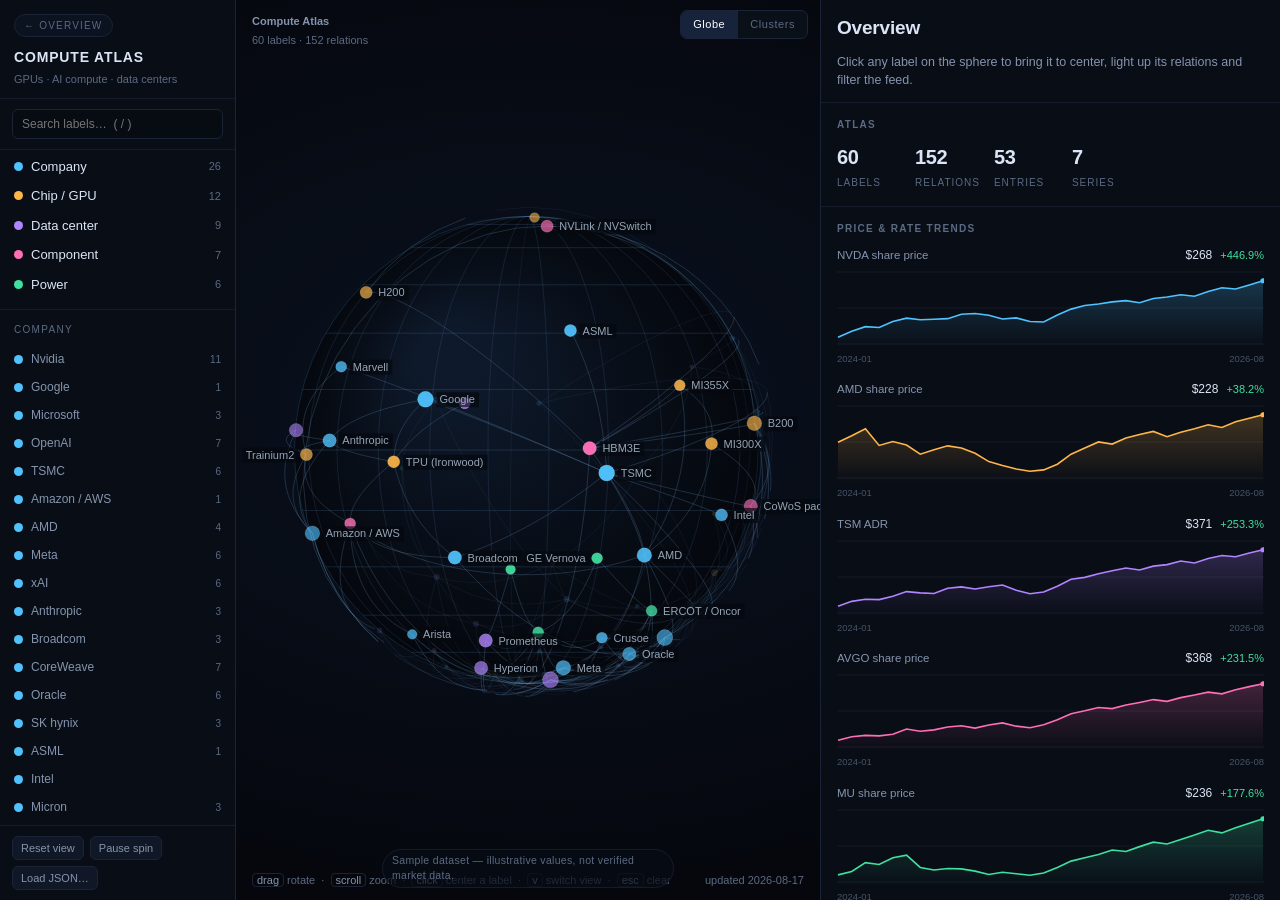
<file: references/index.html>
<!doctype html>
<html lang="en">
<head>
<meta charset="utf-8" />
<meta name="viewport" content="width=device-width, initial-scale=1" />
<title>Compute Atlas — GPUs, AI compute & data centers</title>
<style>
  :root{
    --bg:#05070d;
    --bg-panel:#090d16;
    --bg-raised:#0e1420;
    --line:#1b2436;
    --line-soft:#141c2b;
    --text:#dce5f5;
    --text-dim:#8494ad;
    --text-faint:#5b6a83;
    --accent:#4fc3ff;
  }
  *{box-sizing:border-box}
  html,body{height:100%;margin:0}
  body{
    background:var(--bg);
    color:var(--text);
    font:13px/1.5 -apple-system,BlinkMacSystemFont,"Segoe UI",Inter,Roboto,Helvetica,Arial,sans-serif;
    overflow:hidden;
    -webkit-font-smoothing:antialiased;
  }
  ::-webkit-scrollbar{width:9px;height:9px}
  ::-webkit-scrollbar-thumb{background:#1d2739;border-radius:9px}
  ::-webkit-scrollbar-thumb:hover{background:#2a3752}
  ::-webkit-scrollbar-track{background:transparent}

  #app{display:grid;grid-template-columns:236px minmax(0,1fr) 460px;height:100%}
  aside{background:var(--bg-panel);display:flex;flex-direction:column;min-height:0}
  #left{border-right:1px solid var(--line)}
  #right{border-left:1px solid var(--line)}
  .pane-scroll{overflow-y:auto;overflow-x:hidden;flex:1;min-height:0}

  /* ---------- left ---------- */
  .brand{padding:14px 14px 10px;border-bottom:1px solid var(--line-soft)}
  .back-link{
    display:inline-flex;align-items:center;gap:6px;margin-bottom:10px;padding:3px 9px;border-radius:20px;
    border:1px solid var(--line);background:#0b1220;color:var(--text-faint);
    font-size:10px;letter-spacing:.12em;text-transform:uppercase;text-decoration:none
  }
  .back-link:hover{color:var(--accent);border-color:#2f4a6d}
  .brand h1{margin:0;font-size:14px;letter-spacing:.06em;text-transform:uppercase}
  .brand p{margin:3px 0 0;font-size:11px;color:var(--text-faint)}
  .search-wrap{padding:10px 12px;border-bottom:1px solid var(--line-soft)}
  input[type=search]{
    width:100%;padding:7px 9px;border-radius:6px;border:1px solid var(--line);
    background:#070b12;color:var(--text);font-size:12px;outline:none
  }
  input[type=search]:focus{border-color:#2f4a6d}
  .sec-title{
    padding:12px 14px 6px;font-size:10px;letter-spacing:.13em;text-transform:uppercase;color:var(--text-faint)
  }
  .legend{padding:2px 8px 10px;border-bottom:1px solid var(--line-soft)}
  .legend-row{
    display:flex;align-items:center;gap:8px;padding:5px 6px;border-radius:6px;cursor:pointer;user-select:none
  }
  .legend-row:hover{background:#111827}
  .legend-row.off{opacity:.34}
  .swatch{width:9px;height:9px;border-radius:50%;flex:none}
  .legend-row span.n{margin-left:auto;color:var(--text-faint);font-size:11px;font-variant-numeric:tabular-nums}
  .node-group{padding:2px 8px 8px}
  .conn-box{padding:0 10px 12px;border-bottom:1px solid var(--line-soft);background:#0a1018}
  .conn-head{
    display:flex;align-items:baseline;gap:6px;padding:12px 4px 8px;
    font-size:10px;letter-spacing:.13em;text-transform:uppercase;color:var(--text-faint)
  }
  .conn-head b{color:var(--text);letter-spacing:.02em;text-transform:none;font-size:12px}
  .link-btn{
    margin-left:auto;background:none;border:0;color:#4e6480;font:inherit;font-size:10px;
    letter-spacing:.08em;cursor:pointer;padding:0
  }
  .link-btn:hover{color:var(--accent)}
  .node-btn{
    width:100%;display:flex;align-items:center;gap:8px;padding:5px 6px;border-radius:6px;
    background:none;border:0;color:var(--text-dim);font:inherit;font-size:12px;text-align:left;cursor:pointer
  }
  .node-btn:hover{background:#111827;color:var(--text)}
  .node-btn.active{background:#152033;color:#fff}
  .node-btn .cnt{margin-left:auto;font-size:10px;color:var(--text-faint);font-variant-numeric:tabular-nums}
  .foot{padding:10px 12px;border-top:1px solid var(--line-soft);display:flex;gap:6px;flex-wrap:wrap}
  .mini-btn{
    background:#101827;border:1px solid var(--line);color:var(--text-dim);border-radius:6px;
    padding:5px 8px;font-size:11px;cursor:pointer
  }
  .mini-btn:hover{border-color:#2f4a6d;color:var(--text)}

  /* ---------- stage ---------- */
  #stage{position:relative;min-width:0;overflow:hidden;background:
     radial-gradient(1200px 800px at 50% 45%, #0a1220 0%, #05070d 62%)}
  canvas{display:block;width:100%;height:100%;cursor:grab}
  canvas.dragging{cursor:grabbing}
  .hud{position:absolute;pointer-events:none;color:var(--text-faint);font-size:11px}
  #hud-top{top:12px;left:16px;line-height:1.7}
  #hud-top b{color:var(--text-dim);font-weight:600}
  #hud-bottom{bottom:12px;left:16px}
  #hud-right{bottom:12px;right:16px;text-align:right}
  .kbd{border:1px solid var(--line);border-radius:4px;padding:0 4px;color:var(--text-dim)}
  #stage-controls{position:absolute;top:10px;right:12px;display:flex;gap:6px}
  .seg{display:flex;background:#0a1018;border:1px solid var(--line);border-radius:7px;overflow:hidden}
  .seg button{
    background:none;border:0;color:var(--text-faint);font:inherit;font-size:11px;letter-spacing:.05em;
    padding:5px 12px;cursor:pointer
  }
  .seg button + button{border-left:1px solid var(--line)}
  .seg button:hover{color:var(--text)}
  .seg button.on{background:#16233a;color:#fff}
  #banner{
    position:absolute;left:50%;transform:translateX(-50%);bottom:12px;
    font-size:10.5px;color:#5b6a83;background:rgba(8,12,20,.7);border:1px solid var(--line-soft);
    padding:3px 9px;border-radius:20px;pointer-events:none;letter-spacing:.03em
  }

  /* ---------- right ---------- */
  .detail-head{padding:14px 16px 12px;border-bottom:1px solid var(--line-soft)}
  .detail-head h2{margin:0;font-size:19px;letter-spacing:-.01em}
  .badge{
    display:inline-block;font-size:10px;letter-spacing:.09em;text-transform:uppercase;
    padding:2px 7px;border-radius:20px;border:1px solid;margin-top:8px
  }
  .summary{margin:10px 0 0;color:var(--text-dim);font-size:12.5px}
  .metrics{display:grid;grid-template-columns:1fr 1fr;gap:1px;background:var(--line-soft);border:1px solid var(--line-soft);border-radius:8px;overflow:hidden;margin-top:12px}
  .metrics div{background:var(--bg-raised);padding:7px 9px}
  .metrics k{display:block;font-size:9.5px;letter-spacing:.1em;text-transform:uppercase;color:var(--text-faint)}
  .metrics v{display:block;font-size:12px;color:var(--text)}
  .block{padding:14px 16px;border-bottom:1px solid var(--line-soft)}
  .block > h3{
    margin:0 0 10px;font-size:10px;letter-spacing:.13em;text-transform:uppercase;color:var(--text-faint);
    display:flex;align-items:center;gap:8px
  }
  .block > h3 em{font-style:normal;color:#3f4c62;margin-left:auto;font-size:10px}
  .chart{margin-bottom:14px}
  .chart:last-child{margin-bottom:0}
  .chart-head{display:flex;align-items:baseline;gap:8px;margin-bottom:2px}
  .chart-head .lbl{font-size:11.5px;color:var(--text-dim)}
  .chart-head .val{margin-left:auto;font-size:12px;font-variant-numeric:tabular-nums}
  .chart-head .chg{font-size:11px;font-variant-numeric:tabular-nums}
  .up{color:#3fe0a0}.down{color:#ff6b7d}
  .chart canvas{width:100%;height:84px;display:block}
  .chart .axis{display:flex;justify-content:space-between;font-size:9.5px;color:#465469;margin-top:2px}
  .chips{display:flex;flex-wrap:wrap;gap:5px}
  .chip{
    display:inline-flex;align-items:center;gap:5px;padding:3px 8px;border-radius:20px;
    border:1px solid var(--line);background:#0b1220;color:var(--text-dim);font-size:11px;cursor:pointer
  }
  .chip:hover{color:#fff;border-color:#2f4a6d}
  .chip .dot{width:6px;height:6px;border-radius:50%}
  .rel-group{margin-bottom:9px}
  .rel-group:last-child{margin-bottom:0}
  .rel-label{font-size:10.5px;color:#4e5c73;margin-bottom:4px;font-style:italic}
  .kind-filter{display:flex;gap:4px;flex-wrap:wrap;margin-bottom:10px}
  .kind-filter button{
    background:#0b1220;border:1px solid var(--line);color:var(--text-faint);border-radius:20px;
    padding:2px 9px;font-size:10.5px;cursor:pointer;letter-spacing:.04em
  }
  .kind-filter button.on{color:var(--text);border-color:#33506f;background:#122033}
  .item{padding:10px 8px;margin:0 -8px;border-bottom:1px solid var(--line-soft);cursor:pointer;border-radius:6px}
  .item:last-child{border-bottom:0}
  .item:hover{background:#0d1421}
  .item.open{background:#0c1320;border-bottom-color:transparent;box-shadow:inset 0 0 0 1px var(--line-soft)}
  .item-text.clamp{display:-webkit-box;-webkit-line-clamp:2;-webkit-box-orient:vertical;overflow:hidden}
  .item-body{margin-top:8px;border-top:1px solid var(--line-soft);padding-top:8px}
  .item-body p{margin:0 0 8px;font-size:12.5px;color:#b9c8de}
  .item-body p:last-child{margin-bottom:0}
  .more{
    display:inline-block;margin-top:6px;font-size:10.5px;letter-spacing:.06em;color:#5f83ad
  }
  .item:hover .more{color:var(--accent)}
  .src-link{display:inline-block;margin-top:8px;font-size:11px;color:var(--accent);text-decoration:none}
  .src-link:hover{text-decoration:underline}
  .item-meta{display:flex;align-items:center;gap:7px;font-size:10.5px;color:var(--text-faint);margin-bottom:3px}
  .kind{padding:1px 6px;border-radius:4px;font-size:9.5px;letter-spacing:.08em;text-transform:uppercase}
  .k-tweet{background:#12283d;color:#67c2ff}
  .k-news{background:#20263d;color:#9aa6ff}
  .k-filing{background:#2a2436;color:#c79bff}
  .k-data{background:#12312a;color:#4fe0a5}
  .k-note{background:#33291a;color:#ffb648}
  .item-title{font-size:12.5px;color:var(--text);margin:0 0 2px;font-weight:600}
  .item-text{margin:0;font-size:12px;color:var(--text-dim)}
  .item-tags{display:flex;flex-wrap:wrap;gap:4px;margin-top:6px}
  .tag{
    font-size:10px;padding:1px 6px;border-radius:4px;background:#0d1421;border:1px solid var(--line-soft);
    color:var(--text-faint);cursor:pointer
  }
  .tag:hover{color:#fff}
  .empty{color:var(--text-faint);font-size:12px;font-style:italic}
  .stat-row{display:flex;gap:14px;flex-wrap:wrap}
  .stat{min-width:64px}
  .stat b{display:block;font-size:20px;font-weight:600;font-variant-numeric:tabular-nums;letter-spacing:-.02em}
  .stat span{font-size:10px;letter-spacing:.1em;text-transform:uppercase;color:var(--text-faint)}

  @media (max-width:1180px){
    #app{grid-template-columns:200px minmax(0,1fr) 390px}
  }
  @media (max-width:900px){
    #app{grid-template-columns:1fr;grid-template-rows:minmax(280px,45%) 1fr}
    #left{display:none}
    #right{border-left:0;border-top:1px solid var(--line)}
  }
</style>
</head>
<body>
<div id="app">
  <aside id="left">
    <div class="brand">
      <a class="back-link" href="project-overview.html" title="Back to the project overview">← Overview</a>
      <h1 id="brand-title">Compute Atlas</h1>
      <p id="brand-sub">GPUs · AI compute · data centers</p>
    </div>
    <div class="search-wrap">
      <input id="search" type="search" placeholder="Search labels…  ( / )" autocomplete="off" spellcheck="false" />
    </div>
    <div class="legend" id="legend"></div>
    <div class="pane-scroll" id="node-list"></div>
    <div class="foot">
      <button class="mini-btn" id="btn-reset">Reset view</button>
      <button class="mini-btn" id="btn-spin">Pause spin</button>
      <button class="mini-btn" id="btn-load">Load JSON…</button>
      <input type="file" id="file" accept=".json,application/json" hidden />
    </div>
  </aside>

  <main id="stage">
    <canvas id="globe"></canvas>
    <div id="stage-controls">
      <div class="seg" id="mode-switch">
        <button data-mode="globe" class="on">Globe</button>
        <button data-mode="clusters">Clusters</button>
      </div>
    </div>
    <div class="hud" id="hud-top"></div>
    <div class="hud" id="hud-bottom"></div>
    <div class="hud" id="hud-right"></div>
    <div id="banner"></div>
  </main>

  <aside id="right">
    <div id="detail-head-slot"></div>
    <div class="pane-scroll" id="detail"></div>
  </aside>
</div>

<script src="data.js"></script>
<script>
(function(){
"use strict";

/* ======================================================================
   math: vectors + quaternions ([x,y,z,w])
   ====================================================================== */
const clamp = (v,a,b)=> v<a?a:v>b?b:v;
const norm = v => { const l=Math.hypot(v[0],v[1],v[2])||1; return [v[0]/l,v[1]/l,v[2]/l]; };
const dot  = (a,b)=> a[0]*b[0]+a[1]*b[1]+a[2]*b[2];
const cross= (a,b)=> [a[1]*b[2]-a[2]*b[1], a[2]*b[0]-a[0]*b[2], a[0]*b[1]-a[1]*b[0]];

function qAxis(ax, ang){
  const h = ang/2, s = Math.sin(h), a = norm(ax);
  return [a[0]*s, a[1]*s, a[2]*s, Math.cos(h)];
}
function qmul(a,b){
  const ax=a[0],ay=a[1],az=a[2],aw=a[3], bx=b[0],by=b[1],bz=b[2],bw=b[3];
  return [
    aw*bx + ax*bw + ay*bz - az*by,
    aw*by - ax*bz + ay*bw + az*bx,
    aw*bz + ax*by - ay*bx + az*bw,
    aw*bw - ax*bx - ay*by - az*bz
  ];
}
function qnorm(q){ const l=Math.hypot(q[0],q[1],q[2],q[3])||1; return [q[0]/l,q[1]/l,q[2]/l,q[3]/l]; }
function qrot(q,v){
  const x=q[0],y=q[1],z=q[2],w=q[3], vx=v[0],vy=v[1],vz=v[2];
  const tx=2*(y*vz - z*vy), ty=2*(z*vx - x*vz), tz=2*(x*vy - y*vx);
  return [vx + w*tx + (y*tz - z*ty), vy + w*ty + (z*tx - x*tz), vz + w*tz + (x*ty - y*tx)];
}
function qslerp(a,b,t){
  let d = a[0]*b[0]+a[1]*b[1]+a[2]*b[2]+a[3]*b[3];
  let bb = b;
  if (d < 0){ bb = [-b[0],-b[1],-b[2],-b[3]]; d = -d; }
  if (d > 0.9995) return qnorm([a[0]+(bb[0]-a[0])*t, a[1]+(bb[1]-a[1])*t, a[2]+(bb[2]-a[2])*t, a[3]+(bb[3]-a[3])*t]);
  const th = Math.acos(clamp(d,-1,1)), s = Math.sin(th);
  const w1 = Math.sin((1-t)*th)/s, w2 = Math.sin(t*th)/s;
  return qnorm([a[0]*w1+bb[0]*w2, a[1]*w1+bb[1]*w2, a[2]*w1+bb[2]*w2, a[3]*w1+bb[3]*w2]);
}
/* great-circle interpolation between two unit vectors */
function slerpVec(a,b,t){
  const d = clamp(dot(a,b),-1,1), th = Math.acos(d);
  if (th < 1e-5) return a.slice();
  const s = Math.sin(th), w1 = Math.sin((1-t)*th)/s, w2 = Math.sin(t*th)/s;
  return [a[0]*w1+b[0]*w2, a[1]*w1+b[1]*w2, a[2]*w1+b[2]*w2];
}
const hexA = (hex,a)=>{
  const h = hex.replace('#','');
  const n = parseInt(h.length===3 ? h.split('').map(c=>c+c).join('') : h, 16);
  return `rgba(${(n>>16)&255},${(n>>8)&255},${n&255},${a})`;
};

/* ======================================================================
   model
   ====================================================================== */
let DATA, nodes, nodeById, adj, edges, itemsByTag, typeKeys;

function buildModel(raw){
  DATA = raw;
  typeKeys = Object.keys(DATA.types);
  nodes = DATA.nodes.map((n,i)=>({
    ...n,
    weight: n.weight || 4,
    idx: i,
    p: [0,0,1],   // unit position on the sphere
    v: [0,0,1],   // rotated (view space)
    sx: 0, sy: 0, front: false, r: 4
  }));
  nodeById = new Map(nodes.map(n=>[n.id,n]));

  edges = [];
  adj = new Map(nodes.map(n=>[n.id, []]));
  (DATA.edges||[]).forEach(e=>{
    const [s,t,rel] = Array.isArray(e) ? e : [e.s, e.t, e.rel];
    const a = nodeById.get(s), b = nodeById.get(t);
    if (!a || !b || a===b) return;
    const edge = { a, b, rel: rel || "related" };
    edges.push(edge);
    adj.get(s).push({ other: b, rel: edge.rel });
    adj.get(t).push({ other: a, rel: edge.rel });
  });

  itemsByTag = new Map(nodes.map(n=>[n.id, []]));
  (DATA.items||[]).forEach((it,i)=>{
    it._i = i;
    (it.tags||[]).forEach(tag=>{ if (itemsByTag.has(tag)) itemsByTag.get(tag).push(it); });
  });
  itemsByTag.forEach(list => list.sort((x,y)=> (y.date||"").localeCompare(x.date||"")));
  (DATA.items||[]).sort((x,y)=> (y.date||"").localeCompare(x.date||""));

  layout();
}

const typeColor = t => (DATA.types[t] && DATA.types[t].color) || "#8fa3bf";
const typeLabel = t => (DATA.types[t] && DATA.types[t].label) || t;

/* Deterministic spherical force layout: fibonacci seed, then repulsion
   between every pair plus attraction along edges, all kept on the sphere. */
function layout(){
  const n = nodes.length, GA = Math.PI*(3-Math.sqrt(5));
  nodes.forEach((nd,i)=>{
    const y = 1 - (i+0.5)*(2/n);
    const r = Math.sqrt(Math.max(0,1-y*y));
    const phi = i*GA;
    nd.p = norm([Math.cos(phi)*r, y, Math.sin(phi)*r]);
  });

  const iters = 420, REP = 0.020, ATT = 0.42;
  const f = nodes.map(()=>[0,0,0]);
  for (let it=0; it<iters; it++){
    const step = 0.075*(1 - it/iters) + 0.004;
    for (let i=0;i<n;i++){ f[i][0]=0; f[i][1]=0; f[i][2]=0; }

    for (let i=0;i<n;i++){
      for (let j=i+1;j<n;j++){
        const pi = nodes[i].p, pj = nodes[j].p;
        const d = clamp(dot(pi,pj),-1,1);
        const ang = Math.acos(d) + 1e-4;
        const mag = REP / (ang*ang + 0.06);
        const ti = norm([pi[0]-pj[0]*d, pi[1]-pj[1]*d, pi[2]-pj[2]*d]);
        f[i][0]+=ti[0]*mag; f[i][1]+=ti[1]*mag; f[i][2]+=ti[2]*mag;
        f[j][0]-=ti[0]*mag; f[j][1]-=ti[1]*mag; f[j][2]-=ti[2]*mag;
      }
    }
    edges.forEach(e=>{
      const i = e.a.idx, j = e.b.idx, pi = e.a.p, pj = e.b.p;
      const d = clamp(dot(pi,pj),-1,1);
      const ang = Math.acos(d);
      if (ang < 0.18) return;
      const mag = ATT * ang;
      const ti = norm([pj[0]-pi[0]*d, pj[1]-pi[1]*d, pj[2]-pi[2]*d]);
      f[i][0]+=ti[0]*mag; f[i][1]+=ti[1]*mag; f[i][2]+=ti[2]*mag;
      f[j][0]-=ti[0]*mag; f[j][1]-=ti[1]*mag; f[j][2]-=ti[2]*mag;
    });

    for (let i=0;i<n;i++){
      const p = nodes[i].p;
      nodes[i].p = norm([p[0]+f[i][0]*step, p[1]+f[i][1]*step, p[2]+f[i][2]*step]);
    }
  }
}

/* ======================================================================
   view state
   ====================================================================== */
const view = {
  mode: "globe",             // globe | clusters
  rot: qAxis([0,1,0], 0),
  zoom: 1,
  pan: { x:0, y:0 },         // clusters view only
  autoSpin: true,
  selected: null,
  hover: null,
  query: "",
  expanded: new Set(),       // feed entries opened to full content
  hiddenTypes: new Set(),
  kinds: new Set(),          // empty = all kinds
  anim: null                 // {from,to,t0,dur}
};

const canvas = document.getElementById('globe');
const ctx = canvas.getContext('2d');
let W=0, H=0, DPR=1, CX=0, CY=0, R=260;

function resize(){
  const rect = canvas.parentElement.getBoundingClientRect();
  DPR = Math.min(window.devicePixelRatio||1, 2);
  W = Math.max(1, rect.width); H = Math.max(1, rect.height);
  canvas.width = Math.round(W*DPR); canvas.height = Math.round(H*DPR);
  ctx.setTransform(DPR,0,0,DPR,0,0);
  CX = W/2; CY = H/2;
  R = Math.min(W,H)*0.40*view.zoom;
  CL.dirty = true;
}
window.addEventListener('resize', resize);

const isVisibleType = n => !view.hiddenTypes.has(n.type);
function matchesQuery(n){
  const q = view.query.trim().toLowerCase();
  return q ? (n.name.toLowerCase().includes(q) || n.id.includes(q) || typeLabel(n.type).toLowerCase().includes(q)) : false;
}
function neighborsOf(id){
  const set = new Set();
  (adj.get(id)||[]).forEach(l => set.add(l.other.id));
  return set;
}

/* ======================================================================
   render
   ====================================================================== */
function project(){
  R = Math.min(W,H)*0.40*view.zoom;
  nodes.forEach(n=>{
    const v = qrot(view.rot, n.p);
    n.v = v;
    n.sx = CX + v[0]*R;
    n.sy = CY - v[1]*R;
    n.front = v[2] > 0;
    n.r = (2.4 + n.weight*0.62) * (0.85 + 0.15*view.zoom);
  });
}

function drawSphere(){
  const g = ctx.createRadialGradient(CX-R*0.35, CY-R*0.4, R*0.1, CX, CY, R*1.05);
  g.addColorStop(0, "#0e1a2c");
  g.addColorStop(0.55, "#080e18");
  g.addColorStop(1, "#04060b");
  ctx.beginPath(); ctx.arc(CX,CY,R,0,Math.PI*2); ctx.fillStyle=g; ctx.fill();

  ctx.beginPath(); ctx.arc(CX,CY,R,0,Math.PI*2);
  ctx.strokeStyle = "rgba(79,195,255,.16)"; ctx.lineWidth = 1; ctx.stroke();
}

function graticule(){
  const front = [], back = [];
  const push = (arr, pts) => arr.push(pts);
  const line = (gen)=>{
    let run = null, runFront = null;
    gen((p)=>{
      const v = qrot(view.rot, p);
      const f = v[2] > 0;
      const s = [CX+v[0]*R, CY-v[1]*R];
      if (run && f === runFront){ run.push(s); }
      else {
        if (run && run.length>1) push(runFront?front:back, run);
        run = [s]; runFront = f;
      }
    });
    if (run && run.length>1) push(runFront?front:back, run);
  };

  for (let lat=-75; lat<=75; lat+=15){
    const la = lat*Math.PI/180, cy = Math.sin(la), cr = Math.cos(la);
    line(emit=>{ for (let lon=0; lon<=360; lon+=5){ const lo=lon*Math.PI/180;
      emit([cr*Math.cos(lo), cy, cr*Math.sin(lo)]); } });
  }
  for (let lon=0; lon<180; lon+=15){
    const lo = lon*Math.PI/180;
    line(emit=>{ for (let lat=-90; lat<=90; lat+=5){ const la=lat*Math.PI/180, cr=Math.cos(la);
      emit([cr*Math.cos(lo), Math.sin(la), cr*Math.sin(lo)]); } });
  }

  const stroke = (paths, style)=>{
    ctx.beginPath();
    paths.forEach(p=>{ ctx.moveTo(p[0][0],p[0][1]); for (let i=1;i<p.length;i++) ctx.lineTo(p[i][0],p[i][1]); });
    ctx.strokeStyle = style; ctx.lineWidth = 1; ctx.stroke();
  };
  stroke(back,  "rgba(90,140,200,.055)");
  stroke(front, "rgba(110,165,225,.13)");
}

function arcPoints(a, b, segs){
  const pts = [];
  for (let i=0;i<=segs;i++){
    const t = i/segs;
    const p = slerpVec(a.p, b.p, t);
    const lift = 1 + 0.055*Math.sin(Math.PI*t);
    const v = qrot(view.rot, [p[0]*lift, p[1]*lift, p[2]*lift]);
    pts.push(v);
  }
  return pts;
}

function splitEdges(){
  const sel = view.selected;
  const plain = [], hot = [];
  edges.forEach(e=>{
    if (!isVisibleType(e.a) || !isVisibleType(e.b)) return;
    ((sel && (e.a.id===sel || e.b.id===sel)) ? hot : plain).push(e);
  });
  return { plain, hot };
}

function drawEdgesPlain(){
  const sel = view.selected;
  const plain = splitEdges().plain;

  const strokeBatch = (list, style, width, wantFront)=>{
    ctx.beginPath();
    list.forEach(e=>{
      const pts = arcPoints(e.a, e.b, 22);
      let started = false;
      for (let i=0;i<pts.length;i++){
        const v = pts[i], f = v[2] > 0;
        if (f !== wantFront){ started = false; continue; }
        const x = CX+v[0]*R, y = CY-v[1]*R;
        if (!started){ ctx.moveTo(x,y); started = true; } else ctx.lineTo(x,y);
      }
    });
    ctx.strokeStyle = style; ctx.lineWidth = width; ctx.stroke();
  };

  const faded = sel ? 0.055 : 0.20;
  strokeBatch(plain, `rgba(120,170,220,${faded*0.35})`, 1, false);
  strokeBatch(plain, `rgba(130,185,240,${faded})`, 1, true);
}

function drawEdgesHot(now){
  const sel = view.selected;
  splitEdges().hot.forEach(e=>{
    const other = e.a.id===sel ? e.b : e.a;
    const col = typeColor(other.type);
    const pts = arcPoints(e.a, e.b, 40);
    ctx.lineWidth = 1.6;
    ctx.strokeStyle = hexA(col, 0.85);
    ctx.shadowColor = hexA(col, 0.6); ctx.shadowBlur = 8;
    let started = false;
    for (let i=0;i<pts.length;i++){
      const v = pts[i];
      if (v[2] <= 0){ if (started){ ctx.stroke(); started=false; } continue; }
      const x = CX+v[0]*R, y = CY-v[1]*R;
      if (!started){ ctx.beginPath(); ctx.moveTo(x,y); started = true; } else ctx.lineTo(x,y);
    }
    if (started) ctx.stroke();
    ctx.shadowBlur = 0;

    // travelling pulse, source -> target
    const dir = e.a.id===sel ? 1 : -1;
    let t = ((now*0.00022) + (e.a.idx*0.13 + e.b.idx*0.07)) % 1;
    if (dir < 0) t = 1 - t;
    const pv = pts[Math.floor(t*(pts.length-1))];
    if (pv && pv[2] > 0){
      ctx.beginPath();
      ctx.arc(CX+pv[0]*R, CY-pv[1]*R, 2.1, 0, Math.PI*2);
      ctx.fillStyle = hexA(col, 0.95); ctx.fill();
    }
  });
}

function drawBackNodes(){
  nodes.forEach(n=>{
    if (n.front || !isVisibleType(n)) return;
    ctx.beginPath(); ctx.arc(n.sx, n.sy, Math.max(1, n.r*0.42), 0, Math.PI*2);
    ctx.fillStyle = hexA(typeColor(n.type), 0.12); ctx.fill();
  });
}

/* pass: 'dim' draws only the faded labels, 'active' the selection and its
   neighbours, so highlighted arcs can be laid down in between. */
function drawNodes(now, pass){
  const sel = view.selected;
  const nb = sel ? neighborsOf(sel) : null;
  const pulse = 0.5 + 0.5*Math.sin(now*0.003);
  const active = n => !sel || n.id === sel || (nb && nb.has(n.id));

  nodes.forEach(n=>{
    if (!n.front || !isVisibleType(n)) return;
    if (pass === 'dim' ? active(n) : !active(n)) return;
    const col = typeColor(n.type);
    const isSel = sel === n.id;
    const isNb  = nb && nb.has(n.id);
    const isHov = view.hover === n.id;
    const hit   = view.query && matchesQuery(n);
    let a = 1;
    if (sel && !isSel && !isNb) a = 0.20;
    if (view.query && !hit && !isSel) a = Math.min(a, 0.18);
    const depth = 0.55 + 0.45*n.v[2];

    if (isSel || isHov || hit){
      ctx.beginPath(); ctx.arc(n.sx, n.sy, n.r + 6 + pulse*3, 0, Math.PI*2);
      ctx.fillStyle = hexA(col, 0.10); ctx.fill();
    }
    if (isSel || isNb || isHov){
      ctx.shadowColor = hexA(col, 0.9); ctx.shadowBlur = isSel ? 16 : 9;
    }
    ctx.beginPath(); ctx.arc(n.sx, n.sy, n.r, 0, Math.PI*2);
    ctx.fillStyle = hexA(col, a*depth);
    ctx.fill();
    ctx.shadowBlur = 0;

    ctx.beginPath(); ctx.arc(n.sx, n.sy, n.r, 0, Math.PI*2);
    ctx.strokeStyle = hexA("#ffffff", a*(isSel?0.9:isNb?0.35:0.14)); ctx.lineWidth = isSel?1.6:1;
    ctx.stroke();

    if (isSel){
      ctx.beginPath(); ctx.arc(n.sx, n.sy, n.r + 9 + pulse*4, 0, Math.PI*2);
      ctx.strokeStyle = hexA(col, 0.45 - pulse*0.25); ctx.lineWidth = 1; ctx.stroke();
    }
  });
}

function drawLabels(){
  const sel = view.selected;
  const nb = sel ? neighborsOf(sel) : null;
  const taken = [];
  const overlaps = (r)=> taken.some(t => !(r.x2 < t.x || r.x > t.x2 || r.y2 < t.y || r.y > t.y2));

  const cands = nodes.filter(n=> n.front && isVisibleType(n) && n.v[2] > 0.12).map(n=>{
    let prio = 0;
    if (sel === n.id) prio = 5;
    else if (view.hover === n.id) prio = 4;
    else if (nb && nb.has(n.id)) prio = 3;
    else if (view.query && matchesQuery(n)) prio = 3;
    else if (!sel && !view.query) prio = n.weight >= 7 ? 2 : (n.weight >= 5 ? 1 : 0.5);
    return { n, prio };
  }).filter(c=> c.prio > 0)
    .sort((a,b)=> b.prio - a.prio || b.n.v[2] - a.n.v[2]);

  cands.forEach(({n, prio})=>{
    const col = typeColor(n.type);
    const size = prio >= 4 ? 13 : prio >= 3 ? 12 : 11;
    ctx.font = `${prio>=3?600:500} ${size}px -apple-system, BlinkMacSystemFont, "Segoe UI", Inter, sans-serif`;
    const w = ctx.measureText(n.name).width;
    const y = n.sy + 4;
    const box = x => ({ x: x-3, y: y-size, x2: x+w+4, y2: y+4 });

    let x = n.sx + n.r + 6, rect = box(x);
    if (overlaps(rect)){                       // try the other side before giving up
      const xl = n.sx - n.r - 6 - w, rl = box(xl);
      if (!overlaps(rl)){ x = xl; rect = rl; }
      else if (prio < 5) return;
    }
    taken.push(rect);

    ctx.fillStyle = "rgba(5,8,14,.68)";
    ctx.fillRect(rect.x, rect.y, rect.x2-rect.x, rect.y2-rect.y);
    const alpha = prio >= 3 ? 1 : (sel || view.query) ? 0.25 : 0.72;
    ctx.fillStyle = prio >= 3 ? hexA(col, alpha) : hexA("#cfe0f5", alpha);
    ctx.fillText(n.name, x, y);
  });
}

/* ======================================================================
   clusters view — every label visible, grouped into category cards
   ====================================================================== */
const CL = { cards: [], w: 1, h: 1, scale: 1, ox: 0, oy: 0, dirty: true };
const LABEL_FONT = '500 11.5px -apple-system, BlinkMacSystemFont, "Segoe UI", Inter, sans-serif';

function roundRect(c, x, y, w, h, r){
  c.beginPath();
  if (c.roundRect) c.roundRect(x, y, w, h, r);
  else {
    c.moveTo(x+r, y); c.arcTo(x+w, y, x+w, y+h, r); c.arcTo(x+w, y+h, x, y+h, r);
    c.arcTo(x, y+h, x, y, r); c.arcTo(x, y, x+w, y, r); c.closePath();
  }
}

/* Biggest category becomes a wide banner across the top; the rest sit in a row
   of roughly square cards beneath it. */
function computeClusterLayout(){
  const ROW = 21, HEAD = 30, PADX = 13, PADY = 10, CARD_GAP = 16, COL_GAP = 12;
  ctx.font = LABEL_FONT;

  const groups = typeKeys
    .filter(t=> !view.hiddenTypes.has(t))
    .map(t=>({ type: t, list: nodes.filter(n=> n.type===t)
                                   .sort((a,b)=> b.weight-a.weight || a.name.localeCompare(b.name)) }))
    .filter(g=> g.list.length);

  CL.cards = [];
  if (!groups.length){ CL.w = CL.h = 1; CL.dirty = false; return; }
  groups.forEach(g=> g.list.forEach(n=> n.labelW = ctx.measureText(n.name).width));

  const build = (g, cols, forceW)=>{
    const rows = Math.ceil(g.list.length / cols);
    const colW = [];
    for (let c=0;c<cols;c++){
      let wide = 0;
      for (let r=0;r<rows;r++){ const nd = g.list[c*rows+r]; if (nd) wide = Math.max(wide, nd.labelW); }
      colW.push(Math.max(92, wide + 24));
    }
    let w = PADX*2 + colW.reduce((a,b)=>a+b,0) + COL_GAP*(cols-1);
    if (forceW > w){ const extra = (forceW - w)/cols; colW.forEach((_,i)=> colW[i] += extra); w = forceW; }
    return { type: g.type, list: g.list, count: g.list.length, cols, rows, colW,
             w, h: HEAD + PADY*2 + rows*ROW, x: 0, y: 0 };
  };

  const place = (card, x, y)=>{
    card.x = x; card.y = y;
    let colX = x + PADX;
    for (let c=0;c<card.cols;c++){
      for (let r=0;r<card.rows;r++){
        const nd = card.list[c*card.rows+r];
        if (!nd) continue;
        nd.cx = colX + 7;
        nd.cy = y + HEAD + PADY + r*ROW + ROW/2;
      }
      colX += card.colW[c] + COL_GAP;
    }
  };

  let bi = 0;
  groups.forEach((g,i)=>{ if (g.list.length > groups[bi].list.length) bi = i; });
  const bannerGroup = groups[bi];
  const rest = groups.filter((_,i)=> i !== bi);

  const bottom = rest.map(g=>{                 // column count closest to a square card
    let best = null;
    for (let c=1; c<=Math.min(g.list.length, 6); c++){
      const card = build(g, c);
      const score = Math.abs(card.w/card.h - 1);
      if (!best || score < best.score) best = { card, score };
    }
    return best.card;
  });
  const bottomW = bottom.reduce((a,c)=> a + c.w, 0) + CARD_GAP*Math.max(0, bottom.length-1);
  if (bottom.length){
    const tallest = Math.max(...bottom.map(c=> c.h));
    bottom.forEach(c=> c.h = tallest);
  }

  let cols = 1;                                // banner spreads to match the row below
  for (let c=1; c<=bannerGroup.list.length; c++){
    const trial = build(bannerGroup, c);
    if (c === 1 || trial.w <= bottomW) cols = c; else break;
  }
  const banner = build(bannerGroup, cols, bottomW);

  CL.w = Math.max(banner.w, bottomW);
  place(banner, (CL.w - banner.w)/2, 0);
  let x = (CL.w - bottomW)/2;
  const y = banner.h + CARD_GAP;
  bottom.forEach(c=>{ place(c, x, y); x += c.w + CARD_GAP; });

  CL.cards = [banner, ...bottom];
  CL.h = banner.h + (bottom.length ? CARD_GAP + bottom[0].h : 0);
  CL.dirty = false;
}

function projectClusters(){
  if (CL.dirty) computeClusterLayout();
  const fit = Math.min((W-56)/CL.w, (H-72)/CL.h, 1.25);
  CL.scale = Math.max(0.25, fit) * view.zoom;
  CL.ox = (W - CL.w*CL.scale)/2 + view.pan.x;
  CL.oy = (H - CL.h*CL.scale)/2 + view.pan.y;
  nodes.forEach(n=>{
    n.sx = CL.ox + n.cx*CL.scale;
    n.sy = CL.oy + n.cy*CL.scale;
    n.front = true;
  });
}

function bow(a, b){                       // control point for the arc between two labels
  const dx = b.cx-a.cx, dy = b.cy-a.cy, len = Math.hypot(dx,dy) || 1;
  const k = Math.min(90, len*0.17);
  return [ (a.cx+b.cx)/2 - dy/len*k, (a.cy+b.cy)/2 + dx/len*k ];
}
const qPoint = (a, c, b, t)=>{
  const u = 1-t;
  return [u*u*a.cx + 2*u*t*c[0] + t*t*b.cx, u*u*a.cy + 2*u*t*c[1] + t*t*b.cy];
};

function drawClusters(now){
  const sel = view.selected, nb = sel ? neighborsOf(sel) : null;
  const pulse = 0.5 + 0.5*Math.sin(now*0.003);
  const s = CL.scale;

  ctx.save();
  ctx.translate(CL.ox, CL.oy);
  ctx.scale(s, s);

  CL.cards.forEach(c=>{
    const col = typeColor(c.type);
    roundRect(ctx, c.x, c.y, c.w, c.h, 11);
    ctx.fillStyle = "rgba(9,14,23,.72)"; ctx.fill();
    ctx.strokeStyle = hexA(col, 0.20); ctx.lineWidth = 1/s; ctx.stroke();

    ctx.beginPath(); ctx.arc(c.x+14, c.y+18, 3.5, 0, Math.PI*2);
    ctx.fillStyle = hexA(col, 0.9); ctx.fill();
    ctx.font = '600 10px -apple-system, BlinkMacSystemFont, "Segoe UI", Inter, sans-serif';
    ctx.fillStyle = hexA(col, 0.85);
    ctx.fillText(typeLabel(c.type).toUpperCase(), c.x+24, c.y+22);
    ctx.textAlign = 'right';
    ctx.fillStyle = "rgba(140,160,190,.45)";
    ctx.fillText(String(c.count), c.x+c.w-13, c.y+22);
    ctx.textAlign = 'left';
  });

  const plain = [], hot = [];
  edges.forEach(e=>{
    if (!isVisibleType(e.a) || !isVisibleType(e.b)) return;
    (sel && (e.a.id===sel || e.b.id===sel) ? hot : plain).push(e);
  });

  ctx.beginPath();
  plain.forEach(e=>{
    const c = bow(e.a, e.b);
    ctx.moveTo(e.a.cx, e.a.cy);
    ctx.quadraticCurveTo(c[0], c[1], e.b.cx, e.b.cy);
  });
  ctx.strokeStyle = `rgba(125,170,220,${sel ? 0.05 : 0.13})`;
  ctx.lineWidth = 1/s; ctx.stroke();

  const isActive = n => !sel || n.id === sel || (nb && nb.has(n.id));
  if (sel) paintClusterNodes(n=> !isActive(n), pulse, s);   // dimmed rows go under the arcs

  hot.forEach(e=>{
    const other = e.a.id===sel ? e.b : e.a;
    const col = typeColor(other.type);
    const c = bow(e.a, e.b);
    ctx.beginPath();
    ctx.moveTo(e.a.cx, e.a.cy);
    ctx.quadraticCurveTo(c[0], c[1], e.b.cx, e.b.cy);
    ctx.strokeStyle = hexA(col, 0.8); ctx.lineWidth = 1.5/s;
    ctx.shadowColor = hexA(col, 0.55); ctx.shadowBlur = 7;
    ctx.stroke(); ctx.shadowBlur = 0;

    let t = ((now*0.00022) + (e.a.idx*0.13 + e.b.idx*0.07)) % 1;
    if (e.a.id !== sel) t = 1 - t;
    const p = qPoint(e.a, c, e.b, t);
    ctx.beginPath(); ctx.arc(p[0], p[1], 2.2/s*Math.max(s,0.8), 0, Math.PI*2);
    ctx.fillStyle = hexA(col, 0.95); ctx.fill();
  });

  paintClusterNodes(isActive, pulse, s);      // highlighted rows sit on top of the arcs

  ctx.restore();
}

function paintClusterNodes(filter, pulse, s){
  const sel = view.selected, nb = sel ? neighborsOf(sel) : null;
  nodes.forEach(n=>{
    if (!isVisibleType(n) || !filter(n)) return;
    const col = typeColor(n.type);
    const isSel = sel === n.id, isNb = nb && nb.has(n.id), isHov = view.hover === n.id;
    const hit = view.query && matchesQuery(n);
    let a = 1;
    if (sel && !isSel && !isNb) a = 0.22;
    if (view.query && !hit && !isSel) a = Math.min(a, 0.20);
    const r = 3 + n.weight*0.30;

    ctx.fillStyle = "rgba(10,15,24,.86)";     // keep rows readable where arcs cross them
    ctx.fillRect(n.cx-8, n.cy-9, (n.labelW||40)+19, 18);

    if (isSel || isHov || hit){
      ctx.beginPath(); ctx.arc(n.cx, n.cy, r + 5 + pulse*3, 0, Math.PI*2);
      ctx.fillStyle = hexA(col, 0.13); ctx.fill();
    }
    if (isSel || isNb || isHov){ ctx.shadowColor = hexA(col, 0.9); ctx.shadowBlur = isSel ? 14 : 7; }
    ctx.beginPath(); ctx.arc(n.cx, n.cy, r, 0, Math.PI*2);
    ctx.fillStyle = hexA(col, a); ctx.fill();
    ctx.shadowBlur = 0;
    if (isSel){
      ctx.beginPath(); ctx.arc(n.cx, n.cy, r + 5 + pulse*3, 0, Math.PI*2);
      ctx.strokeStyle = hexA(col, 0.5); ctx.lineWidth = 1/s; ctx.stroke();
    }

    ctx.font = `${isSel?700:isNb?600:500} 11.5px -apple-system, BlinkMacSystemFont, "Segoe UI", Inter, sans-serif`;
    ctx.fillStyle = isSel ? "#ffffff" : isNb ? hexA(col, 0.95) : hexA("#cfe0f5", a*0.82);
    ctx.fillText(n.name, n.cx + 9, n.cy + 4);
  });
}

function frame(now){
  if (view.mode === 'clusters'){
    ctx.clearRect(0,0,W,H);
    projectClusters();
    drawClusters(now);
    requestAnimationFrame(frame);
    return;
  }
  if (view.anim){
    const a = view.anim;
    let t = (now - a.t0) / a.dur;
    if (t >= 1){ t = 1; view.rot = a.to; view.anim = null; }
    else {
      const e = t<0.5 ? 4*t*t*t : 1 - Math.pow(-2*t+2,3)/2;
      view.rot = qslerp(a.from, a.to, e);
    }
  } else if (view.autoSpin && !view.selected && !drag.active){
    view.rot = qnorm(qmul(view.rot, qAxis([0,1,0], 0.0016)));
  }

  ctx.clearRect(0,0,W,H);
  project();
  drawSphere();
  graticule();
  drawBackNodes();
  drawEdgesPlain();
  drawNodes(now, 'dim');
  drawEdgesHot(now);
  drawNodes(now, 'active');
  drawLabels();
  requestAnimationFrame(frame);
}

/* ======================================================================
   interaction
   ====================================================================== */
const drag = { active:false, moved:0, x:0, y:0 };

canvas.addEventListener('pointerdown', e=>{
  drag.active = true; drag.moved = 0; drag.x = e.clientX; drag.y = e.clientY;
  canvas.setPointerCapture(e.pointerId); canvas.classList.add('dragging');
});
canvas.addEventListener('pointermove', e=>{
  const rect = canvas.getBoundingClientRect();
  const mx = e.clientX - rect.left, my = e.clientY - rect.top;

  if (drag.active){
    const dx = e.clientX - drag.x, dy = e.clientY - drag.y;
    drag.x = e.clientX; drag.y = e.clientY;
    drag.moved += Math.abs(dx) + Math.abs(dy);
    if (view.mode === 'clusters'){
      view.pan.x += dx; view.pan.y += dy;
      return;
    }
    const k = 0.0052 / view.zoom;
    view.anim = null;
    let q = qmul(qAxis([0,1,0], dx*k), view.rot);
    q = qmul(qAxis([1,0,0], dy*k), q);
    view.rot = qnorm(q);
    return;
  }
  const hit = pick(mx,my);
  const id = hit ? hit.id : null;
  if (id !== view.hover){ view.hover = id; canvas.style.cursor = id ? 'pointer' : 'grab'; }
});
const endDrag = e=>{
  if (!drag.active) return;
  drag.active = false; canvas.classList.remove('dragging');
  if (drag.moved < 5){
    const rect = canvas.getBoundingClientRect();
    const hit = pick(e.clientX-rect.left, e.clientY-rect.top);
    select(hit ? hit.id : null);
  }
};
canvas.addEventListener('pointerup', endDrag);
canvas.addEventListener('pointercancel', ()=>{ drag.active=false; canvas.classList.remove('dragging'); });
canvas.addEventListener('wheel', e=>{
  e.preventDefault();
  view.zoom = clamp(view.zoom * Math.exp(-e.deltaY*0.0012), 0.62, 3.2);
}, {passive:false});

function pick(mx,my){
  if (view.mode === 'clusters'){
    const lx = (mx - CL.ox)/CL.scale, ly = (my - CL.oy)/CL.scale;
    let best = null;
    nodes.forEach(n=>{                      // row-shaped target: dot plus its label
      if (!isVisibleType(n)) return;
      if (lx > n.cx-9 && lx < n.cx + 12 + (n.labelW||40) && Math.abs(ly - n.cy) < 10) best = n;
    });
    return best;
  }
  let best = null, bestD = Infinity;
  nodes.forEach(n=>{
    if (!n.front || !isVisibleType(n)) return;
    const d = Math.hypot(n.sx-mx, n.sy-my);
    const rad = Math.max(11, n.r+7);
    if (d < rad && d < bestD){ bestD = d; best = n; }
  });
  return best;
}

function centerOn(node){
  const v = norm(qrot(view.rot, node.p));
  const target = [0,0,1];
  const axis = cross(v, target);
  const len = Math.hypot(axis[0],axis[1],axis[2]);
  const align = len < 1e-6
    ? (dot(v,target) > 0 ? [0,0,0,1] : qAxis([0,1,0], Math.PI))
    : qAxis(axis, Math.acos(clamp(dot(v,target),-1,1)));
  const to = qnorm(qmul(align, view.rot));
  view.anim = { from: view.rot, to, t0: performance.now(), dur: 850 };
}

function select(id){
  view.selected = id;
  const n = id ? nodeById.get(id) : null;
  if (n && view.mode === 'globe') centerOn(n);
  renderDetail();
  renderNodeList();
  renderHud();
}

function setMode(mode){
  if (mode === view.mode) return;
  view.mode = mode;
  view.zoom = 1; view.pan.x = 0; view.pan.y = 0; view.anim = null;
  CL.dirty = true;
  canvas.style.cursor = 'grab';
  [...document.querySelectorAll('#mode-switch button')]
    .forEach(b => b.classList.toggle('on', b.dataset.mode === mode));
  spinBtn.disabled = mode !== 'globe';
  spinBtn.style.opacity = mode === 'globe' ? '' : '.4';
  renderHints();
  if (mode === 'globe' && view.selected) centerOn(nodeById.get(view.selected));
}

function renderHints(){
  document.getElementById('hud-bottom').innerHTML = view.mode === 'globe'
    ? '<span class="kbd">drag</span> rotate &nbsp;·&nbsp; <span class="kbd">scroll</span> zoom &nbsp;·&nbsp; <span class="kbd">click</span> center a label &nbsp;·&nbsp; <span class="kbd">v</span> switch view &nbsp;·&nbsp; <span class="kbd">esc</span> clear'
    : '<span class="kbd">drag</span> pan &nbsp;·&nbsp; <span class="kbd">scroll</span> zoom &nbsp;·&nbsp; <span class="kbd">click</span> highlight a label &nbsp;·&nbsp; <span class="kbd">v</span> switch view &nbsp;·&nbsp; <span class="kbd">esc</span> clear';
}

/* ======================================================================
   charts
   ====================================================================== */
function monthLabel(start, i){
  const [y,m] = start.split('-').map(Number);
  const t = (m-1) + i;
  return `${y + Math.floor(t/12)}-${String((t%12)+1).padStart(2,'0')}`;
}
function drawChart(cv, s, color){
  const dpr = Math.min(window.devicePixelRatio||1,2);
  const w = cv.clientWidth || 320, h = 84;
  cv.width = Math.round(w*dpr); cv.height = Math.round(h*dpr);
  const c = cv.getContext('2d');
  c.setTransform(dpr,0,0,dpr,0,0);
  c.clearRect(0,0,w,h);

  const vals = s.values;
  const nums = vals.filter(v=> v!=null);
  if (!nums.length) return;
  let lo = Math.min(...nums), hi = Math.max(...nums);
  if (hi === lo){ hi += 1; lo -= 1; }
  const pad = (hi-lo)*0.12; lo -= pad; hi += pad;
  const X = i => (i/(vals.length-1))*(w-2)+1;
  const Y = v => h - 6 - ((v-lo)/(hi-lo))*(h-14);

  c.strokeStyle = "rgba(120,150,190,.10)"; c.lineWidth = 1;
  for (let g=0; g<=2; g++){
    const y = 6 + g*((h-12)/2);
    c.beginPath(); c.moveTo(0,y); c.lineTo(w,y); c.stroke();
  }

  // area
  let started = false;
  c.beginPath();
  vals.forEach((v,i)=>{ if (v==null) return;
    if (!started){ c.moveTo(X(i), Y(v)); started = true; } else c.lineTo(X(i), Y(v)); });
  const lastIdx = vals.reduce((acc,v,i)=> v!=null?i:acc, 0);
  const firstIdx = vals.findIndex(v=> v!=null);
  c.lineTo(X(lastIdx), h); c.lineTo(X(firstIdx), h); c.closePath();
  const g2 = c.createLinearGradient(0,0,0,h);
  g2.addColorStop(0, hexA(color,.28)); g2.addColorStop(1, hexA(color,0));
  c.fillStyle = g2; c.fill();

  started = false; c.beginPath();
  vals.forEach((v,i)=>{ if (v==null) return;
    if (!started){ c.moveTo(X(i), Y(v)); started = true; } else c.lineTo(X(i), Y(v)); });
  c.strokeStyle = color; c.lineWidth = 1.6; c.stroke();

  c.beginPath(); c.arc(X(lastIdx), Y(vals[lastIdx]), 2.6, 0, Math.PI*2);
  c.fillStyle = color; c.fill();
}
function chartBlock(seriesId, color){
  const s = DATA.series && DATA.series[seriesId];
  if (!s) return null;
  const vals = s.values, li = vals.reduce((a,v,i)=> v!=null?i:a, 0), fi = vals.findIndex(v=>v!=null);
  const last = vals[li], first = vals[fi];
  const chg = first ? ((last-first)/Math.abs(first))*100 : 0;
  const wrap = document.createElement('div');
  wrap.className = 'chart';
  wrap.innerHTML = `
    <div class="chart-head">
      <span class="lbl">${esc(s.label)}</span>
      <span class="val">${s.unit === '$' ? '$' : ''}${fmt(last)}${s.unit && s.unit !== '$' ? ' ' + esc(s.unit) : ''}</span>
      <span class="chg ${chg>=0?'up':'down'}">${chg>=0?'+':''}${chg.toFixed(1)}%</span>
    </div>
    <canvas></canvas>
    <div class="axis"><span>${monthLabel(s.start, fi)}</span><span>${monthLabel(s.start, li)}</span></div>`;
  requestAnimationFrame(()=> drawChart(wrap.querySelector('canvas'), s, color));
  return wrap;
}
const fmt = v => Math.abs(v) >= 100 ? Math.round(v).toLocaleString() : v.toFixed(2);
const esc = s => String(s==null?'':s).replace(/[&<>"]/g, c=>({'&':'&amp;','<':'&lt;','>':'&gt;','"':'&quot;'}[c]));

/* ======================================================================
   panels
   ====================================================================== */
const elLegend  = document.getElementById('legend');
const elList    = document.getElementById('node-list');
const elDetail  = document.getElementById('detail');
const elHead    = document.getElementById('detail-head-slot');
const elHudTop  = document.getElementById('hud-top');
const elHudRight= document.getElementById('hud-right');

function renderLegend(){
  elLegend.innerHTML = '';
  typeKeys.forEach(t=>{
    const count = nodes.filter(n=>n.type===t).length;
    const row = document.createElement('div');
    row.className = 'legend-row' + (view.hiddenTypes.has(t) ? ' off' : '');
    row.innerHTML = `<i class="swatch" style="background:${typeColor(t)}"></i>${esc(typeLabel(t))}<span class="n">${count}</span>`;
    row.title = 'Show / hide this category';
    row.onclick = ()=>{
      view.hiddenTypes.has(t) ? view.hiddenTypes.delete(t) : view.hiddenTypes.add(t);
      if (view.selected && view.hiddenTypes.has(nodeById.get(view.selected).type)) select(null);
      CL.dirty = true;
      renderLegend(); renderNodeList();
    };
    elLegend.appendChild(row);
  });
}

function connectionsBox(id){
  const n = nodeById.get(id);
  const links = (adj.get(id)||[]).filter(l=> isVisibleType(l.other));
  const box = document.createElement('div');
  box.className = 'conn-box';
  const head = document.createElement('div');
  head.className = 'conn-head';
  head.innerHTML = `Connected to <b>${esc(n.name)}</b>`;
  const clear = document.createElement('button');
  clear.className = 'link-btn'; clear.textContent = 'clear';
  clear.onclick = ()=> select(null);
  head.appendChild(clear);
  box.appendChild(head);

  if (!links.length){
    const e = document.createElement('div'); e.className='empty'; e.textContent='No relations recorded.';
    box.appendChild(e); return box;
  }
  const byRel = new Map();
  links.forEach(l=>{ if (!byRel.has(l.rel)) byRel.set(l.rel, []); byRel.get(l.rel).push(l.other); });
  [...byRel.entries()].forEach(([r, list])=>{
    const g = document.createElement('div'); g.className='rel-group';
    g.innerHTML = `<div class="rel-label">${esc(r)}</div>`;
    const chips = document.createElement('div'); chips.className='chips';
    list.sort((a,b)=>b.weight-a.weight).forEach(o=>{
      const c = document.createElement('button');
      c.className = 'chip';
      c.innerHTML = `<i class="dot" style="background:${typeColor(o.type)}"></i>${esc(o.name)}`;
      c.onclick = ()=> select(o.id);
      c.onmouseenter = ()=> view.hover = o.id;
      c.onmouseleave = ()=> { if (view.hover===o.id) view.hover=null; };
      chips.appendChild(c);
    });
    g.appendChild(chips); box.appendChild(g);
  });
  return box;
}

function renderNodeList(){
  elList.innerHTML = '';
  const q = view.query.trim().toLowerCase();
  if (view.selected && nodeById.has(view.selected)) elList.appendChild(connectionsBox(view.selected));
  let listed = 0;
  typeKeys.forEach(t=>{
    if (view.hiddenTypes.has(t)) return;
    const group = nodes.filter(n=> n.type===t && (!q || matchesQuery(n)))
                       .sort((a,b)=> b.weight-a.weight || a.name.localeCompare(b.name));
    if (!group.length) return;
    listed += group.length;
    const title = document.createElement('div');
    title.className = 'sec-title'; title.textContent = typeLabel(t);
    elList.appendChild(title);
    const box = document.createElement('div'); box.className = 'node-group';
    group.forEach(n=>{
      const b = document.createElement('button');
      b.className = 'node-btn' + (view.selected===n.id ? ' active' : '');
      b.innerHTML = `<i class="swatch" style="background:${typeColor(n.type)}"></i>${esc(n.name)}<span class="cnt">${(itemsByTag.get(n.id)||[]).length||''}</span>`;
      b.onclick = ()=> select(n.id);
      b.onmouseenter = ()=> view.hover = n.id;
      b.onmouseleave = ()=> { if (view.hover===n.id) view.hover = null; };
      box.appendChild(b);
    });
    elList.appendChild(box);
  });
  if (!listed){
    const e = document.createElement('div');
    e.className = 'block';
    e.innerHTML = '<span class="empty">No labels match.</span>';
    elList.appendChild(e);
  }
}

function kindFilterBar(onChange){
  const kinds = [...new Set((DATA.items||[]).map(i=>i.kind))];
  const bar = document.createElement('div');
  bar.className = 'kind-filter';
  const mk = (key, label)=>{
    const b = document.createElement('button');
    const on = key==='all' ? view.kinds.size===0 : view.kinds.has(key);
    b.className = on ? 'on' : ''; b.textContent = label;
    b.onclick = ()=>{
      if (key==='all') view.kinds.clear();
      else view.kinds.has(key) ? view.kinds.delete(key) : view.kinds.add(key);
      onChange();
    };
    return b;
  };
  bar.appendChild(mk('all','all'));
  kinds.forEach(k=> bar.appendChild(mk(k,k)));
  return bar;
}

function itemEl(it){
  const open = view.expanded.has(it._i);
  const d = document.createElement('div');
  d.className = 'item' + (open ? ' open' : '');
  const tags = (it.tags||[]).filter(t=>nodeById.has(t))
    .map(t=>`<span class="tag" data-id="${t}" style="border-color:${hexA(typeColor(nodeById.get(t).type),.45)}">${esc(nodeById.get(t).name)}</span>`).join('');
  const body = (it.body||'').trim();
  const hasMore = !!body;
  d.innerHTML = `
    <div class="item-meta">
      <span class="kind k-${esc(it.kind||'note')}">${esc(it.kind||'note')}</span>
      <span>${esc(it.source||'')}</span>
      <span style="margin-left:auto">${esc(it.date||'')}</span>
    </div>
    ${it.title ? `<p class="item-title">${esc(it.title)}</p>` : ''}
    <p class="item-text${open ? '' : ' clamp'}">${esc(it.text||'')}</p>
    ${open && body ? `<div class="item-body">${body.split(/\n\s*\n/).map(p=>`<p>${esc(p.trim())}</p>`).join('')}</div>` : ''}
    ${open && it.url ? `<a class="src-link" href="${esc(it.url)}" target="_blank" rel="noopener">open source ↗</a>` : ''}
    <div class="item-tags">${tags}</div>
    <span class="more">${open ? '− collapse' : (hasMore ? '+ read full entry' : '+ expand')}</span>`;
  d.querySelectorAll('.tag').forEach(el=> el.onclick = e=>{ e.stopPropagation(); select(el.dataset.id); });
  d.onclick = e=>{
    if (e.target.closest('a')) return;
    open ? view.expanded.delete(it._i) : view.expanded.add(it._i);
    d.replaceWith(itemEl(it));          // swap in place so panel scroll and charts survive
  };
  return d;
}

function feedBlock(items, heading){
  const filtered = view.kinds.size ? items.filter(i=> view.kinds.has(i.kind)) : items;
  const block = document.createElement('div');
  block.className = 'block';
  block.innerHTML = `<h3>${esc(heading)}<em>${filtered.length} item${filtered.length===1?'':'s'}</em></h3>`;
  block.appendChild(kindFilterBar(()=> renderDetail()));
  if (!filtered.length){
    const p = document.createElement('div'); p.className='empty'; p.textContent='No entries for this filter.';
    block.appendChild(p);
  } else {
    filtered.slice(0,120).forEach(it=> block.appendChild(itemEl(it)));
  }
  return block;
}

function renderDetail(){
  elHead.innerHTML = ''; elDetail.innerHTML = '';
  const id = view.selected;

  if (!id){
    const head = document.createElement('div');
    head.className = 'detail-head';
    head.innerHTML = `<h2>Overview</h2>
      <p class="summary">Click any label on the sphere to bring it to center, light up its relations and filter the feed.</p>`;
    elHead.appendChild(head);

    const stats = document.createElement('div');
    stats.className = 'block';
    stats.innerHTML = `<h3>Atlas</h3>
      <div class="stat-row">
        <div class="stat"><b>${nodes.length}</b><span>labels</span></div>
        <div class="stat"><b>${edges.length}</b><span>relations</span></div>
        <div class="stat"><b>${(DATA.items||[]).length}</b><span>entries</span></div>
        <div class="stat"><b>${Object.keys(DATA.series||{}).length}</b><span>series</span></div>
      </div>`;
    elDetail.appendChild(stats);

    const tr = document.createElement('div');
    tr.className = 'block';
    tr.innerHTML = `<h3>Price &amp; rate trends</h3>`;
    Object.keys(DATA.series||{}).forEach((k,i)=>{
      const c = chartBlock(k, ["#4fc3ff","#ffb648","#b085ff","#ff6fb5","#3fe0a0","#7dd3fc","#fca5a5"][i%7]);
      if (c) tr.appendChild(c);
    });
    elDetail.appendChild(tr);
    elDetail.appendChild(feedBlock(DATA.items||[], 'Latest across all labels'));
    return;
  }

  const n = nodeById.get(id);
  const col = typeColor(n.type);
  const head = document.createElement('div');
  head.className = 'detail-head';
  head.innerHTML = `
    <h2>${esc(n.name)}</h2>
    <span class="badge" style="color:${col};border-color:${hexA(col,.45)};background:${hexA(col,.08)}">${esc(typeLabel(n.type))}</span>
    ${n.summary ? `<p class="summary">${esc(n.summary)}</p>` : ''}
    ${n.metrics && n.metrics.length ? `<div class="metrics">${n.metrics.map(m=>`<div><k>${esc(m[0])}</k><v>${esc(m[1])}</v></div>`).join('')}</div>` : ''}`;
  elHead.appendChild(head);

  const series = (n.series||[]).filter(s=> DATA.series && DATA.series[s]);
  if (series.length){
    const b = document.createElement('div'); b.className='block';
    b.innerHTML = `<h3>Trends</h3>`;
    series.forEach(s=>{ const c = chartBlock(s, col); if (c) b.appendChild(c); });
    elDetail.appendChild(b);
  }

  elDetail.appendChild(feedBlock(itemsByTag.get(id)||[], `Tagged “${n.name}”`));
}

function renderHud(){
  const n = view.selected ? nodeById.get(view.selected) : null;
  elHudTop.innerHTML = n
    ? `<b style="color:${typeColor(n.type)}">${esc(n.name)}</b><br>${esc(typeLabel(n.type))} · ${(adj.get(n.id)||[]).length} relations · ${(itemsByTag.get(n.id)||[]).length} entries`
    : `<b>${esc(DATA.meta.title||'Compute Atlas')}</b><br>${nodes.length} labels · ${edges.length} relations`;
  elHudRight.textContent = DATA.meta && DATA.meta.updated ? 'updated ' + DATA.meta.updated : '';
}

/* ======================================================================
   controls
   ====================================================================== */
const searchEl = document.getElementById('search');
searchEl.addEventListener('input', ()=>{ view.query = searchEl.value; renderNodeList(); });
searchEl.addEventListener('keydown', e=>{
  if (e.key === 'Enter'){
    const first = nodes.filter(n=> isVisibleType(n) && matchesQuery(n)).sort((a,b)=>b.weight-a.weight)[0];
    if (first) select(first.id);
  }
  if (e.key === 'Escape'){ searchEl.value=''; view.query=''; renderNodeList(); searchEl.blur(); }
});
document.addEventListener('keydown', e=>{
  if (e.key === '/' && document.activeElement !== searchEl){ e.preventDefault(); searchEl.focus(); }
  if ((e.key === 'v' || e.key === 'V') && document.activeElement !== searchEl){
    setMode(view.mode === 'globe' ? 'clusters' : 'globe');
  }
  if (e.key === 'Escape'){ select(null); }
});
document.querySelectorAll('#mode-switch button').forEach(b=>{
  b.onclick = ()=> setMode(b.dataset.mode);
});
document.getElementById('btn-reset').onclick = ()=>{
  view.zoom = 1; view.pan.x = 0; view.pan.y = 0;
  view.anim = { from: view.rot, to: qAxis([0,1,0],0), t0: performance.now(), dur: 700 };
  select(null);
};
const spinBtn = document.getElementById('btn-spin');
spinBtn.onclick = ()=>{
  view.autoSpin = !view.autoSpin;
  spinBtn.textContent = view.autoSpin ? 'Pause spin' : 'Resume spin';
};
const fileEl = document.getElementById('file');
document.getElementById('btn-load').onclick = ()=> fileEl.click();
fileEl.onchange = ()=>{
  const f = fileEl.files[0]; if (!f) return;
  const rd = new FileReader();
  rd.onload = ()=>{
    try {
      const json = JSON.parse(rd.result);
      boot(json);
    } catch(err){ alert('Could not parse that JSON:\n' + err.message); }
  };
  rd.readAsText(f);
};

/* ======================================================================
   boot
   ====================================================================== */
function boot(raw){
  buildModel(raw);
  view.selected = null; view.hover = null; view.kinds.clear(); view.hiddenTypes.clear();
  document.getElementById('brand-title').textContent = raw.meta && raw.meta.title || 'Compute Atlas';
  document.getElementById('brand-sub').textContent = raw.meta && raw.meta.subtitle || '';
  document.getElementById('banner').textContent = (raw.meta && raw.meta.note) || '';
  document.title = (raw.meta && raw.meta.title || 'Compute Atlas');
  CL.dirty = true;
  renderLegend(); renderNodeList(); renderDetail(); renderHud(); renderHints();
}

resize();
boot(window.ATLAS_DATA);
requestAnimationFrame(frame);
})();
</script>
</body>
</html>
</file>
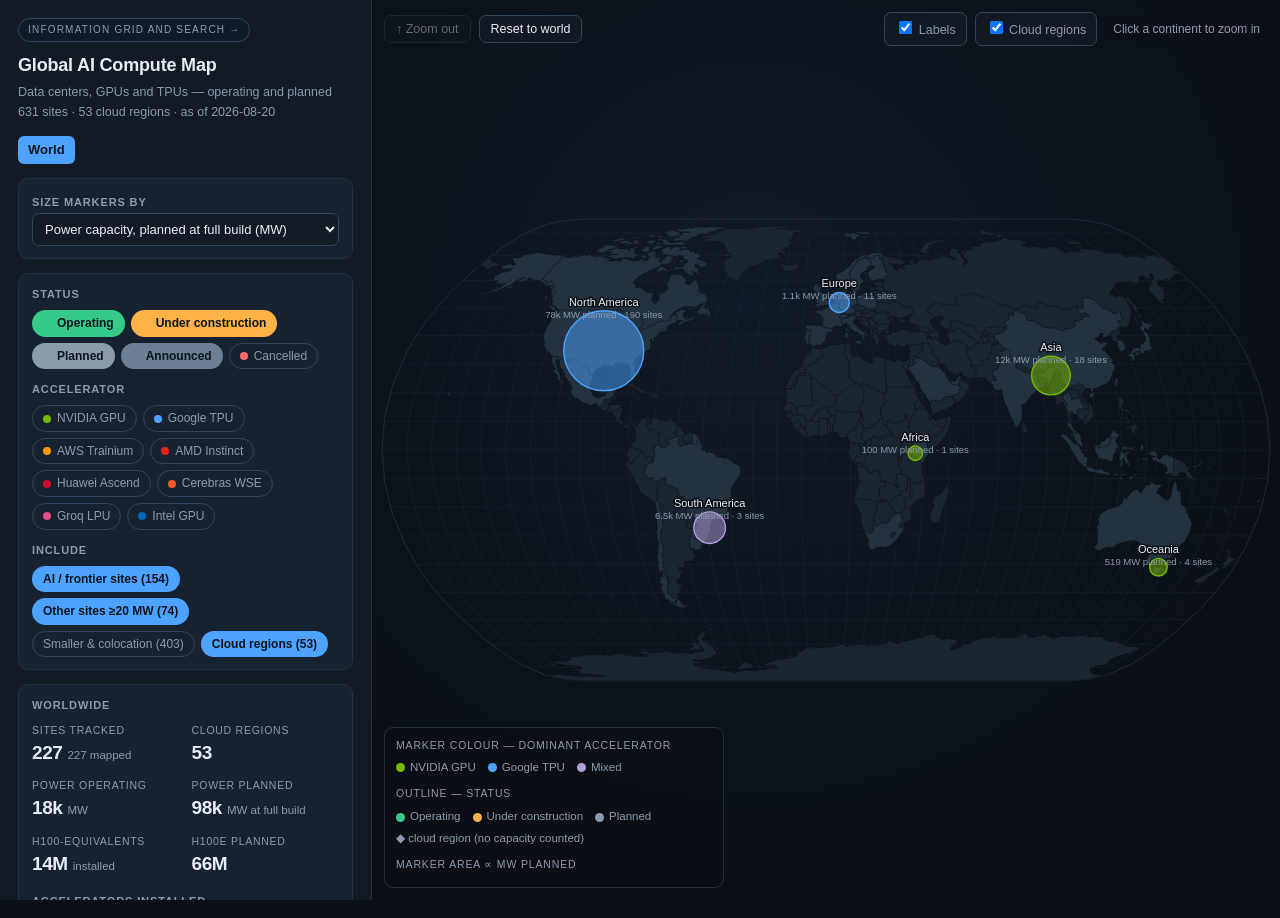
<file: docs/compute-map/index.html>
<!doctype html>
<html lang="en">
<head>
<meta charset="utf-8">
<meta name="viewport" content="width=device-width, initial-scale=1">
<title>Global AI Compute Map — GPUs, TPUs and data centers, available and planned</title>
<meta name="description" content="Interactive 2D world map of AI compute capacity: drill from continent to country to individual data center, with per-site sources.">
<link rel="icon" href="data:image/svg+xml,%3Csvg xmlns='http://www.w3.org/2000/svg' viewBox='0 0 32 32'%3E%3Crect width='32' height='32' rx='6' fill='%230b1016'/%3E%3Ccircle cx='16' cy='16' r='9' fill='none' stroke='%234da3ff' stroke-width='2'/%3E%3Ccircle cx='16' cy='16' r='3' fill='%2376b900'/%3E%3C/svg%3E">
<link rel="stylesheet" href="style.css">
</head>
<body>
<div id="app">

  <aside id="sidebar">
    <header>
      <a class="cross-link" href="../entity-atlas/index.html"
         title="The entities, relations and sources behind this map — grid view plus a search over every source">Information grid and search →</a>
      <h1>Global AI Compute Map</h1>
      <p class="sub">Data centers, GPUs and TPUs — operating and planned<br>
        <span id="asof"></span></p>
    </header>

    <nav id="breadcrumb" aria-label="Drill-down level"></nav>

    <div class="panel">
      <label class="field-label" for="metric">Size markers by</label>
      <select id="metric">
        <option value="power_mw_planned">Power capacity, planned at full build (MW)</option>
        <option value="power_mw">Power capacity, operating today (MW)</option>
        <option value="h100e">Compute installed (H100-equivalents)</option>
        <option value="h100e_planned">Compute planned (H100-equivalents)</option>
        <option value="chips">Accelerator chips installed</option>
        <option value="sites">Number of sites</option>
      </select>
    </div>

    <div class="panel">
      <div class="field-label">Status</div>
      <div id="status-filters" class="chips"></div>
      <div class="field-label" style="margin-top:12px">Accelerator</div>
      <div id="accel-filters" class="chips"></div>
      <div class="field-label" style="margin-top:12px">Include</div>
      <div id="tier-filters" class="chips"></div>
    </div>

    <div class="panel" id="stats"></div>

    <div class="panel" id="detail">
      <p class="muted">Click a continent to zoom in. Click again to drill into a
        country, then into individual data centers. Every site opens its own
        sources.</p>
    </div>

    <footer>
      <div id="source-note"></div>
    </footer>
  </aside>

  <main id="map-wrap">
    <div id="toolbar">
      <button id="btn-up" title="Zoom out one level (Esc)">&#8593; Zoom out</button>
      <button id="btn-reset" title="Back to the world view">Reset to world</button>
      <span class="spacer"></span>
      <label class="toggle"><input type="checkbox" id="toggle-labels" checked> Labels</label>
      <label class="toggle"><input type="checkbox" id="toggle-regions" checked> Cloud regions</label>
      <span id="hint" class="hint"></span>
    </div>
    <svg id="map" role="img" aria-label="World map of AI compute capacity"></svg>
    <div id="tooltip" role="tooltip"></div>
    <div id="legend"></div>
  </main>

</div>

<script src="vendor/d3.min.js"></script>
<script src="vendor/topojson-client.min.js"></script>
<script src="app.js"></script>
</body>
</html>
</file>
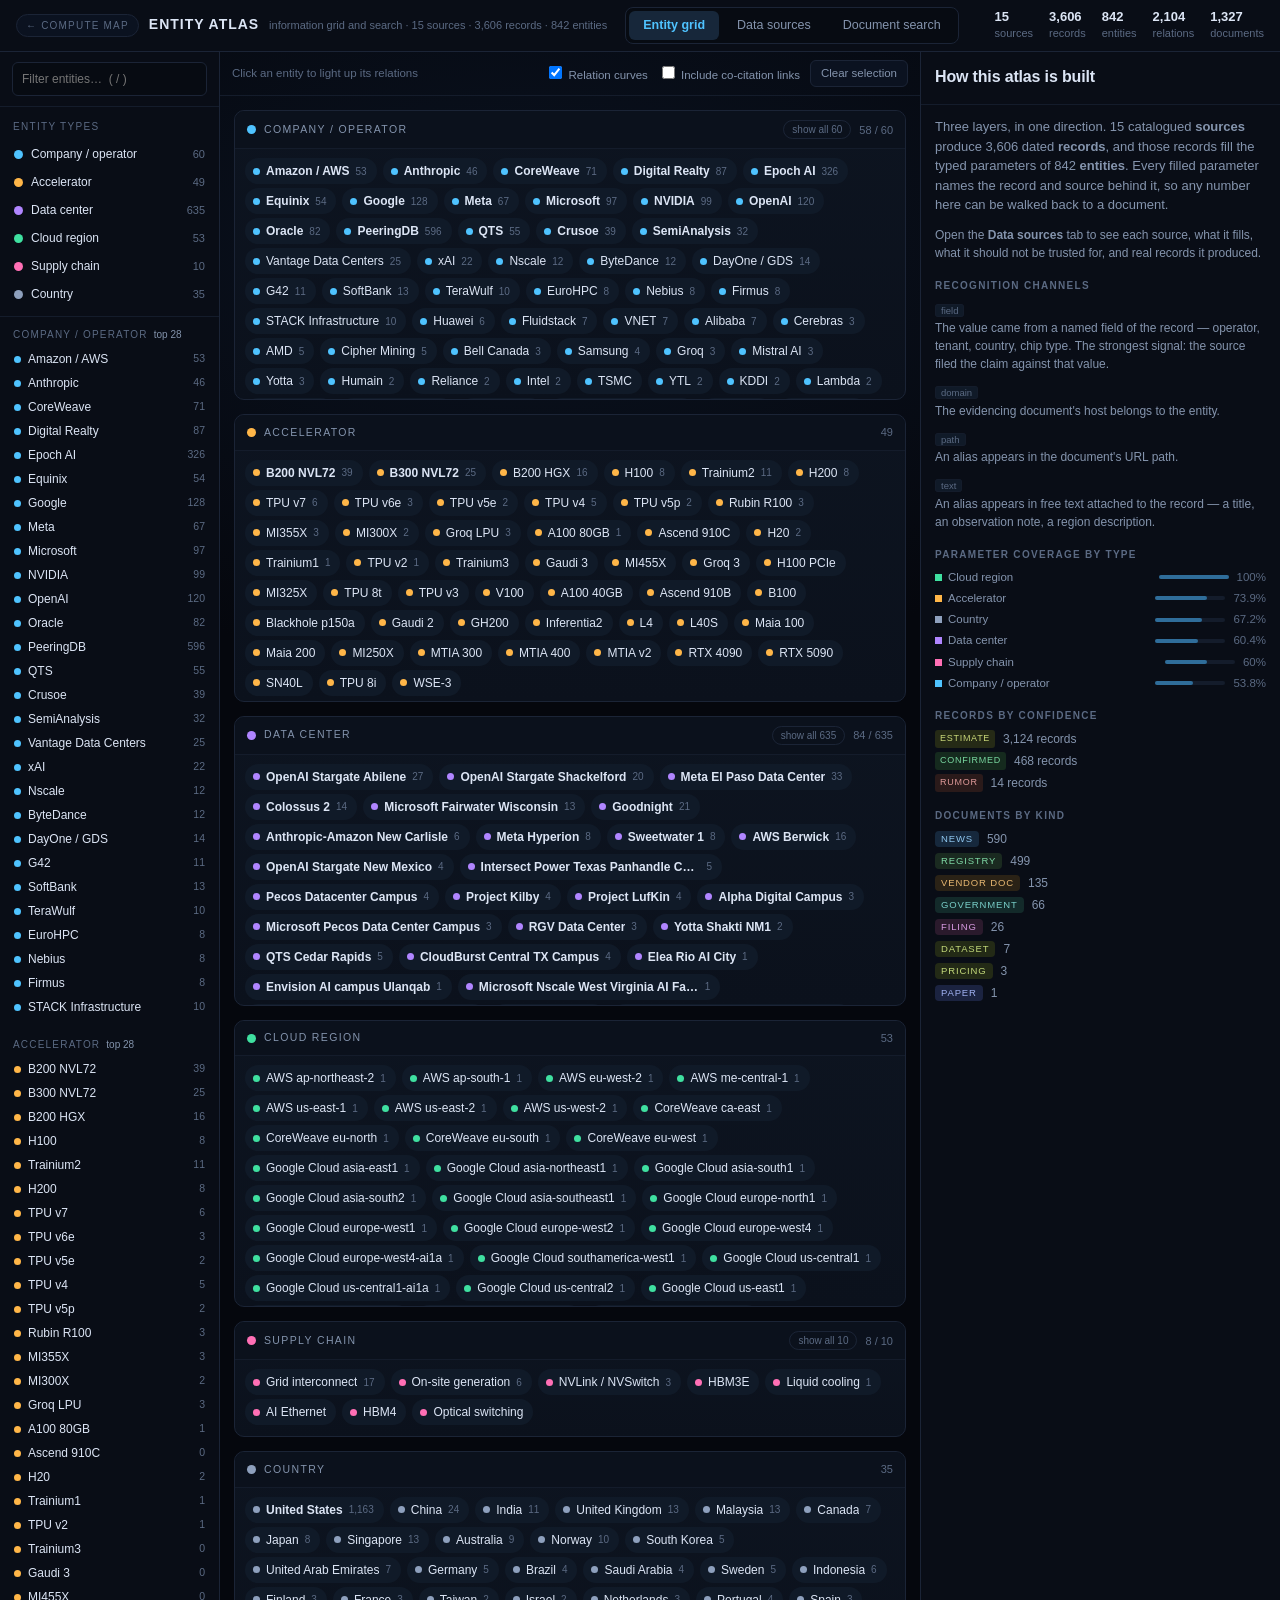
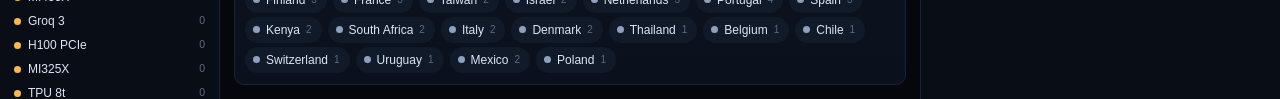
<file: docs/entity-atlas/index.html>
<!doctype html>
<html lang="en">
<head>
<meta charset="utf-8">
<meta name="viewport" content="width=device-width, initial-scale=1">
<title>Entity Atlas — data sources, records and resolved entities</title>
<meta name="description" content="The catalogued data sources behind the AI-compute datasets, the records they produce, and the entity grid and document search built on top of them.">
<link rel="icon" href="data:image/svg+xml,%3Csvg xmlns='http://www.w3.org/2000/svg' viewBox='0 0 32 32'%3E%3Crect width='32' height='32' rx='6' fill='%2305070d'/%3E%3Crect x='6' y='6' width='8' height='8' rx='2' fill='%234fc3ff'/%3E%3Crect x='18' y='6' width='8' height='8' rx='2' fill='%23ffb648'/%3E%3Crect x='6' y='18' width='8' height='8' rx='2' fill='%23b085ff'/%3E%3Crect x='18' y='18' width='8' height='8' rx='2' fill='%233fe0a0'/%3E%3C/svg%3E">
<link rel="stylesheet" href="style.css">
</head>
<body>

<header id="topbar">
  <div class="brand">
    <a class="back-link" href="../compute-map/index.html" title="The geographic view of the same data">← Compute map</a>
    <h1>Entity Atlas</h1>
    <p id="brand-sub">information grid and search</p>
  </div>
  <nav class="tabs" id="tabs">
    <button data-tab="grid" class="on">Entity grid</button>
    <button data-tab="sources">Data sources</button>
    <button data-tab="search">Document search</button>
  </nav>
  <div class="topstats" id="topstats"></div>
</header>

<!-- ============================== GRID TAB ============================== -->
<main id="tab-grid" class="tab on">
  <aside id="grid-left">
    <div class="pad">
      <input id="grid-filter" type="search" placeholder="Filter entities…  ( / )" autocomplete="off" spellcheck="false">
    </div>
    <div class="sec-title">Entity types</div>
    <div id="legend" class="legend"></div>
    <div class="pane-scroll" id="grid-side"></div>
  </aside>

  <section id="grid-stage">
    <div id="grid-toolbar">
      <span class="hint" id="grid-hint">Click an entity to light up its relations</span>
      <span class="spacer"></span>
      <label class="toggle"><input type="checkbox" id="toggle-curves" checked> Relation curves</label>
      <label class="toggle"><input type="checkbox" id="toggle-comention"> Include co-citation links</label>
      <button class="mini" id="btn-clear">Clear selection</button>
    </div>
    <div id="grid-scroll">
      <svg id="wires" aria-hidden="true"></svg>
      <div id="cards"></div>
    </div>
  </section>

  <aside id="grid-right">
    <div class="pane-scroll" id="entity-detail"></div>
  </aside>
</main>

<!-- ========================== DATA SOURCES TAB ========================== -->
<main id="tab-sources" class="tab">
  <aside id="src-left">
    <div class="pad">
      <input id="src-filter" type="search" placeholder="Filter sources…  ( / )" autocomplete="off" spellcheck="false">
    </div>
    <div class="sec-title">Every data source <span id="src-count" class="v"></span></div>
    <div class="pane-scroll" id="source-list"></div>
  </aside>
  <section id="src-stage">
    <div class="pane-scroll" id="source-detail"></div>
  </section>
</main>

<!-- ============================= SEARCH TAB ============================= -->
<main id="tab-search" class="tab">
  <div id="search-wrap">
    <div id="search-head">
      <h2>Search the cited documents</h2>
      <p class="muted">Type an entity — a company, accelerator, data center, cloud region or country —
        and add as many as you like. Every document whose recognised entities match is listed below,
        and each one opens its own page showing how the recognition happened.</p>

      <div id="searchbox">
        <div id="chips"></div>
        <input id="q" type="text" placeholder="e.g. Anthropic, TPU v7, Colossus 2, Malaysia…"
               autocomplete="off" spellcheck="false" aria-label="Search entities">
        <button id="q-clear" title="Clear all">Clear</button>
      </div>
      <div id="suggest" role="listbox"></div>

      <div id="search-controls">
        <div class="seg" id="match-mode">
          <button data-mode="any" class="on" title="Sources mentioning any selected entity">Any of</button>
          <button data-mode="all" title="Sources mentioning every selected entity">All of</button>
        </div>
        <div class="seg" id="sort-mode">
          <button data-sort="relevance" class="on">Relevance</button>
          <button data-sort="date">Newest</button>
          <button data-sort="publisher">Publisher</button>
        </div>
        <div id="kind-filters" class="chips-row"></div>
      </div>
    </div>

    <div id="results-head"></div>
    <div id="results"></div>
    <div id="doc-page"></div>
  </div>
</main>

<div id="tooltip" role="tooltip"></div>

<script src="data-loader.js"></script>
<script src="app.js"></script>
</body>
</html>
</file>
<file: docs/compute-map/style.css>
:root {
  --bg: #0b1016;
  --panel: #121a23;
  --panel-2: #172231;
  --line: #24313f;
  --ink: #e8eef5;
  --muted: #8b9bad;
  --accent: #4da3ff;
  --land: #1b2530;
  --land-hi: #24323f;
  --land-active: #2d4257;
  --border: #33455a;
  --ok: #35c98a;
  --build: #ffb347;
  --plan: #8b9bad;
  --warn: #ff6b6b;
}
* { box-sizing: border-box; }
html, body { height: 100%; margin: 0; }
body {
  background: var(--bg); color: var(--ink);
  font: 14px/1.55 -apple-system, BlinkMacSystemFont, "Segoe UI", Inter, Roboto, Helvetica, Arial, sans-serif;
  -webkit-font-smoothing: antialiased; overflow: hidden;
}
#app { display: flex; height: 100vh; }

/* ---------------- sidebar ---------------- */
#sidebar {
  flex: 0 0 372px; height: 100%; overflow-y: auto;
  background: var(--panel); border-right: 1px solid var(--line);
  padding: 18px 18px 28px; display: flex; flex-direction: column; gap: 14px;
}
.cross-link {
  display: inline-flex; align-items: center; gap: 6px; margin-bottom: 10px;
  padding: 3px 9px; border-radius: 20px; border: 1px solid var(--border);
  background: #101a26; color: var(--muted); text-decoration: none;
  font-size: 10px; letter-spacing: 0.12em; text-transform: uppercase; white-space: nowrap;
}
.cross-link:hover { color: var(--accent); border-color: #3a6fa0; }
#sidebar header h1 { font-size: 18px; margin: 0 0 4px; letter-spacing: -0.01em; }
#sidebar .sub { margin: 0; color: var(--muted); font-size: 12.5px; }
.panel {
  background: var(--panel-2); border: 1px solid var(--line);
  border-radius: 10px; padding: 12px 13px;
}
.field-label {
  font-size: 11px; text-transform: uppercase; letter-spacing: 0.08em;
  color: var(--muted); margin-bottom: 7px; font-weight: 600;
}
select {
  width: 100%; background: var(--panel); color: var(--ink);
  border: 1px solid var(--border); border-radius: 7px; padding: 7px 8px; font-size: 13px;
}
.chips { display: flex; flex-wrap: wrap; gap: 6px; }
.chip {
  display: inline-flex; align-items: center; gap: 6px; cursor: pointer;
  border: 1px solid var(--border); border-radius: 20px; padding: 3px 10px;
  font-size: 12px; color: var(--muted); background: transparent; user-select: none;
}
.chip:hover { border-color: var(--accent); color: var(--ink); }
.chip.on { color: #08131e; font-weight: 650; border-color: transparent; }
.chip .dot { width: 8px; height: 8px; border-radius: 50%; display: inline-block; }

#breadcrumb { display: flex; flex-wrap: wrap; align-items: center; gap: 4px; font-size: 13px; }
#breadcrumb .crumb {
  background: var(--panel-2); border: 1px solid var(--line); border-radius: 6px;
  padding: 3px 9px; cursor: pointer; color: var(--ink);
}
#breadcrumb .crumb:hover { border-color: var(--accent); color: var(--accent); }
#breadcrumb .crumb.current { background: var(--accent); color: #07121d; font-weight: 650; border-color: transparent; cursor: default; }
#breadcrumb .sep { color: var(--muted); }

/* ---------------- stats ---------------- */
.stat-grid { display: grid; grid-template-columns: 1fr 1fr; gap: 10px 12px; }
.stat .k { font-size: 10.5px; text-transform: uppercase; letter-spacing: 0.07em; color: var(--muted); }
.stat .v { font-size: 19px; font-weight: 650; letter-spacing: -0.02em; }
.stat .v small { font-size: 11.5px; font-weight: 500; color: var(--muted); letter-spacing: 0; }
h3.section {
  font-size: 11px; text-transform: uppercase; letter-spacing: 0.08em;
  color: var(--muted); margin: 14px 0 7px; font-weight: 600;
}
.bar-row { display: grid; grid-template-columns: 104px 1fr 62px; align-items: center; gap: 8px; margin-bottom: 5px; font-size: 12px; }
.bar-row .name { color: var(--ink); overflow: hidden; text-overflow: ellipsis; white-space: nowrap; }
.bar-track { height: 7px; background: #0d151d; border-radius: 4px; overflow: hidden; }
.bar-fill { height: 100%; border-radius: 4px; }
.bar-row .val { text-align: right; color: var(--muted); font-variant-numeric: tabular-nums; }

/* ---------------- detail ---------------- */
#detail h2 { font-size: 16px; margin: 0 0 3px; letter-spacing: -0.01em; }
#detail .where { color: var(--muted); font-size: 12.5px; margin-bottom: 10px; }
.badge {
  display: inline-block; padding: 2px 8px; border-radius: 20px; font-size: 11px;
  font-weight: 650; margin-right: 5px; margin-bottom: 5px;
}
.kv { display: grid; grid-template-columns: 116px 1fr; gap: 3px 10px; font-size: 12.5px; margin: 8px 0; }
.kv dt { color: var(--muted); }
.kv dd { margin: 0; }
.src-list { list-style: none; padding: 0; margin: 6px 0 0; }
.src-list li { margin-bottom: 6px; font-size: 12px; word-break: break-all; }
.src-list a { color: var(--accent); text-decoration: none; }
.src-list a:hover { text-decoration: underline; }
.src-list .tag {
  font-size: 10px; color: var(--muted); border: 1px solid var(--line);
  border-radius: 4px; padding: 0 4px; margin-right: 5px; white-space: nowrap;
}
.record {
  border-left: 2px solid var(--border); padding: 3px 0 3px 9px;
  margin-bottom: 7px; font-size: 12px;
}
.record .rname { color: var(--ink); }
.record .rmeta { color: var(--muted); font-size: 11.5px; }
.muted { color: var(--muted); }
.site-link { cursor: pointer; color: var(--accent); }
.site-link:hover { text-decoration: underline; }
ul.site-list { list-style: none; padding: 0; margin: 4px 0 0; max-height: 260px; overflow-y: auto; }
ul.site-list li { display: grid; grid-template-columns: 1fr auto; gap: 8px; font-size: 12.5px; padding: 3px 0; border-bottom: 1px solid var(--line); }
ul.site-list li span.n { overflow: hidden; text-overflow: ellipsis; white-space: nowrap; }
ul.site-list li span.m { color: var(--muted); font-variant-numeric: tabular-nums; }

footer { margin-top: auto; color: var(--muted); font-size: 11.5px; line-height: 1.5; }
footer a { color: var(--muted); }

/* ---------------- map ---------------- */
#map-wrap { position: relative; flex: 1 1 auto; min-width: 0; }
#map { width: 100%; height: 100%; display: block; background: radial-gradient(circle at 42% 34%, #101a26 0%, #0b1016 72%); cursor: grab; }
#map.grabbing { cursor: grabbing; }
#toolbar {
  position: absolute; top: 12px; left: 12px; right: 12px; z-index: 5;
  display: flex; align-items: center; gap: 8px; pointer-events: none;
}
#toolbar > * { pointer-events: auto; }
#toolbar .spacer { flex: 1 1 auto; }
button {
  background: rgba(18,26,35,0.92); color: var(--ink); border: 1px solid var(--border);
  border-radius: 7px; padding: 6px 11px; font-size: 12.5px; cursor: pointer;
}
button:hover:not(:disabled) { border-color: var(--accent); color: var(--accent); }
button:disabled { opacity: 0.4; cursor: default; }
.toggle {
  background: rgba(18,26,35,0.92); border: 1px solid var(--border); border-radius: 7px;
  padding: 5px 10px; font-size: 12.5px; color: var(--muted); cursor: pointer;
}
.hint { color: var(--muted); font-size: 12px; background: rgba(11,16,22,0.7); padding: 4px 8px; border-radius: 6px; }

.country { fill: var(--land); stroke: #0b1016; stroke-width: 0.4px; }
.country.has-data { fill: var(--land-hi); }
.country.in-scope { fill: var(--land-active); }
.country.clickable { cursor: pointer; }
.country.clickable:hover { fill: #38536e; }
.graticule { fill: none; stroke: #1a2632; stroke-width: 0.5px; }
.sphere { fill: none; stroke: #223140; stroke-width: 0.8px; }

.bubble { cursor: pointer; }
.bubble circle.hit { fill: transparent; }
.bubble .glyph { stroke-width: 1.4px; }
.bubble.dim { opacity: 0.22; }
.bubble text.label {
  fill: var(--ink); font-size: 11px; text-anchor: middle; pointer-events: none;
  paint-order: stroke; stroke: #0b1016; stroke-width: 3px; stroke-linejoin: round;
}
.bubble text.sublabel { fill: var(--muted); font-size: 9.5px; }
.bubble.selected .glyph { stroke: #fff; stroke-width: 2.2px; }

#tooltip {
  position: absolute; pointer-events: none; opacity: 0; z-index: 20;
  background: rgba(9,14,20,0.96); border: 1px solid var(--border); border-radius: 8px;
  padding: 8px 10px; font-size: 12px; max-width: 280px; line-height: 1.45;
  box-shadow: 0 8px 24px rgba(0,0,0,0.45);
}
#tooltip .t-name { font-weight: 650; margin-bottom: 2px; }
#tooltip .t-row { color: var(--muted); }
#tooltip .t-row b { color: var(--ink); font-weight: 600; }

#legend {
  position: absolute; bottom: 12px; left: 12px; z-index: 5;
  background: rgba(11,16,22,0.86); border: 1px solid var(--line); border-radius: 9px;
  padding: 9px 11px; font-size: 11.5px; color: var(--muted); max-width: 340px;
}
#legend .lg-title { font-size: 10.5px; text-transform: uppercase; letter-spacing: 0.08em; margin-bottom: 6px; }
#legend .lg-items { display: flex; flex-wrap: wrap; gap: 4px 12px; }
#legend .lg-item { display: flex; align-items: center; gap: 5px; }
#legend .sw { width: 9px; height: 9px; border-radius: 50%; }
#legend .status-row { margin-top: 7px; display: flex; flex-wrap: wrap; gap: 4px 12px; }

@media (max-width: 1080px) {
  #app { flex-direction: column; }
  #sidebar { flex: 0 0 auto; height: 46vh; border-right: none; border-bottom: 1px solid var(--line); }
  #map-wrap { height: 54vh; }
}
</file>
<file: docs/entity-atlas/style.css>
:root{
  --bg:#05070d; --panel:#090d16; --raised:#0e1420; --raised2:#121a28;
  --line:#1b2436; --line-soft:#141c2b;
  --text:#dce5f5; --dim:#8494ad; --faint:#5b6a83;
  --accent:#4fc3ff;
  --company:#4fc3ff; --chip:#ffb648; --site:#b085ff; --region:#3fe0a0;
  --component:#ff6fb5; --country:#8ea0bd;
}
*{box-sizing:border-box}
html,body{height:100%;margin:0}
body{
  background:var(--bg); color:var(--text); overflow:hidden;
  font:13px/1.5 -apple-system,BlinkMacSystemFont,"Segoe UI",Inter,Roboto,Helvetica,Arial,sans-serif;
  -webkit-font-smoothing:antialiased;
}
::-webkit-scrollbar{width:9px;height:9px}
::-webkit-scrollbar-thumb{background:#1d2739;border-radius:9px}
::-webkit-scrollbar-thumb:hover{background:#2a3752}
::-webkit-scrollbar-track{background:transparent}
a{color:var(--accent);text-decoration:none}
a:hover{text-decoration:underline}
.muted{color:var(--dim)}
.faint{color:var(--faint)}

/* ------------------------------------------------------------ topbar */
#topbar{
  height:52px;display:flex;align-items:center;gap:18px;padding:0 16px;
  background:var(--panel);border-bottom:1px solid var(--line);
}
.brand{display:flex;align-items:baseline;gap:10px;min-width:0}
.brand h1{margin:0;font-size:14px;letter-spacing:.07em;text-transform:uppercase;white-space:nowrap}
.brand p{margin:0;font-size:11px;color:var(--faint);white-space:nowrap}
.back-link{
  padding:3px 9px;border-radius:20px;border:1px solid var(--line);background:#0b1220;
  color:var(--faint);font-size:10px;letter-spacing:.12em;text-transform:uppercase;white-space:nowrap
}
.back-link:hover{color:var(--accent);border-color:#2f4a6d;text-decoration:none}
.tabs{display:flex;gap:4px;background:#070b12;border:1px solid var(--line);border-radius:8px;padding:3px}
.tabs button{
  background:transparent;border:0;color:var(--dim);font:inherit;font-size:12.5px;
  padding:5px 14px;border-radius:6px;cursor:pointer
}
.tabs button:hover{color:var(--text)}
.tabs button.on{background:#17273a;color:var(--accent);font-weight:600}
.topstats{margin-left:auto;display:flex;gap:16px;font-size:11px;color:var(--faint);white-space:nowrap}
.topstats b{color:var(--text);font-size:13px;font-weight:650;display:block;line-height:1.2}

/* ------------------------------------------------------------ tabs */
.tab{display:none;height:calc(100vh - 52px)}
.tab.on{display:grid}
#tab-grid{grid-template-columns:250px minmax(0,1fr) 430px}
#tab-search{display:none;overflow-y:auto}
#tab-search.on{display:block}

aside{background:var(--panel);display:flex;flex-direction:column;min-height:0}
#grid-left{border-right:1px solid var(--line)}
#grid-right{border-left:1px solid var(--line)}
.pane-scroll{overflow-y:auto;overflow-x:hidden;flex:1;min-height:0}
.pad{padding:10px 12px;border-bottom:1px solid var(--line-soft)}
input[type=search],input[type=text]{
  width:100%;padding:7px 9px;border-radius:6px;border:1px solid var(--line);
  background:#070b12;color:var(--text);font:inherit;font-size:12px;outline:none
}
input:focus{border-color:#2f4a6d}
.sec-title{padding:12px 13px 6px;font-size:10px;letter-spacing:.13em;text-transform:uppercase;color:var(--faint)}

/* ------------------------------------------------------------ legend */
.legend{padding:0 8px 8px;border-bottom:1px solid var(--line-soft)}
.legend-row{
  display:flex;align-items:center;gap:8px;padding:5px 6px;border-radius:6px;
  cursor:pointer;user-select:none
}
.legend-row:hover{background:#101827}
.legend-row.off{opacity:.36}
.legend-row .dot{width:9px;height:9px;border-radius:50%;flex:none}
.legend-row .nm{flex:1;font-size:12px}
.legend-row .ct{font-size:11px;color:var(--faint);font-variant-numeric:tabular-nums}

/* ------------------------------------------------------------ side list */
.side-group{padding:2px 8px 8px}
.side-head{
  display:flex;align-items:center;gap:6px;padding:8px 5px 5px;
  font-size:10px;letter-spacing:.12em;text-transform:uppercase;color:var(--faint)
}
.side-head .v{color:var(--dim);letter-spacing:0;text-transform:none}
.ent-row{
  display:flex;align-items:center;gap:7px;padding:3px 6px;border-radius:5px;cursor:pointer
}
.ent-row:hover{background:#101827}
.ent-row.on{background:#17273a}
.ent-row .dot{width:7px;height:7px;border-radius:50%;flex:none}
.ent-row .nm{flex:1;font-size:12px;overflow:hidden;text-overflow:ellipsis;white-space:nowrap}
.ent-row .ct{font-size:10.5px;color:var(--faint);font-variant-numeric:tabular-nums}

/* ------------------------------------------------------------ grid stage */
#grid-stage{position:relative;display:flex;flex-direction:column;min-width:0;background:
  radial-gradient(1100px 600px at 45% 12%, #0a1220 0%, var(--bg) 70%)}
#grid-toolbar{
  display:flex;align-items:center;gap:10px;padding:8px 12px;border-bottom:1px solid var(--line-soft)
}
#grid-toolbar .spacer{flex:1}
.hint{font-size:11.5px;color:var(--faint)}
.toggle{font-size:11.5px;color:var(--dim);cursor:pointer;user-select:none}
button.mini{
  background:#0b1220;border:1px solid var(--line);color:var(--dim);
  font:inherit;font-size:11.5px;padding:4px 10px;border-radius:6px;cursor:pointer
}
button.mini:hover{border-color:#2f4a6d;color:var(--accent)}
#grid-scroll{position:relative;flex:1;min-height:0;overflow:auto;padding:14px}
#wires{position:absolute;inset:0;width:100%;height:100%;pointer-events:none;z-index:2}
#cards{position:relative;display:grid;gap:14px;grid-template-columns:repeat(auto-fit,minmax(330px,1fr));z-index:1}

.card{
  background:linear-gradient(180deg,#0d1420 0%, #0b111c 100%);
  border:1px solid var(--line);border-radius:10px;padding:0;overflow:hidden;
  display:flex;flex-direction:column;min-width:0
}
.card.wide{grid-column:1 / -1}
.card-head{
  display:flex;align-items:center;gap:8px;padding:9px 12px;border-bottom:1px solid var(--line-soft);
  background:#0b111c
}
.card-head .dot{width:9px;height:9px;border-radius:50%;flex:none}
.card-head .t{font-size:10.5px;letter-spacing:.13em;text-transform:uppercase;color:var(--dim);flex:1}
.card-head .n{font-size:11px;color:var(--faint);font-variant-numeric:tabular-nums}
.card-head .more{
  font-size:10px;color:var(--faint);border:1px solid var(--line);border-radius:20px;
  padding:1px 8px;cursor:pointer;white-space:nowrap
}
.card-head .more:hover{color:var(--accent);border-color:#2f4a6d}
.card-body{
  padding:9px 10px 11px;display:flex;flex-wrap:wrap;gap:4px 6px;align-content:flex-start;
  overflow:auto;max-height:none
}
.card-body.capped{max-height:250px}

.node{
  display:inline-flex;align-items:center;gap:6px;padding:3px 9px 3px 7px;border-radius:20px;
  border:1px solid transparent;background:#101a28;cursor:pointer;max-width:100%;
  transition:opacity .12s,border-color .12s,background .12s
}
.node:hover{border-color:#2f4a6d;background:#152134}
.node .dot{width:7px;height:7px;border-radius:50%;flex:none}
.node .nm{font-size:12px;white-space:nowrap;overflow:hidden;text-overflow:ellipsis;max-width:220px}
.node .ct{font-size:10px;color:var(--faint);font-variant-numeric:tabular-nums}
.node.dim{opacity:.17}

.node.rel{border-color:#2c4a6b;background:#152438}
.node.sel{background:#1d3350;border-color:var(--accent);box-shadow:0 0 0 1px rgba(79,195,255,.35)}
.node.big .nm{font-weight:600}

/* ------------------------------------------------------------ detail panels */
.dt-head{padding:13px 14px 10px;border-bottom:1px solid var(--line-soft)}
.dt-head h2{margin:0 0 5px;font-size:16px;letter-spacing:-.01em}
.badge{
  display:inline-block;padding:2px 8px;border-radius:20px;font-size:10px;font-weight:700;
  letter-spacing:.08em;text-transform:uppercase;margin-right:5px
}
.dt-body{padding:12px 14px 26px}
.dt-body p{margin:0 0 11px;color:var(--dim)}
.metrics{
  display:grid;grid-template-columns:1fr 1fr;gap:1px;background:var(--line-soft);
  border:1px solid var(--line-soft);border-radius:8px;overflow:hidden;margin:10px 0 14px
}
.metrics div{background:var(--raised);padding:7px 9px}
.metrics dt{font-size:9.5px;letter-spacing:.1em;text-transform:uppercase;color:var(--faint)}
.metrics dd{margin:2px 0 0;font-size:12.5px}
h3.sub{
  font-size:10px;letter-spacing:.13em;text-transform:uppercase;color:var(--faint);
  margin:16px 0 7px;display:flex;align-items:center;gap:8px
}
h3.sub .n{color:var(--dim);letter-spacing:0;text-transform:none;font-size:11px}
.rel-group{margin-bottom:9px}
.rel-verb{font-size:11px;color:var(--faint);margin-bottom:3px}
.rel-items{display:flex;flex-wrap:wrap;gap:4px}
.pill{
  display:inline-flex;align-items:center;gap:5px;padding:2px 8px;border-radius:20px;
  border:1px solid var(--line);background:#0d1421;font-size:11.5px;cursor:pointer;color:var(--text)
}
.pill:hover{border-color:#2f4a6d;color:var(--accent)}
.pill .dot{width:6px;height:6px;border-radius:50%}
.pill.static{cursor:default}
.pill.static:hover{border-color:var(--line);color:var(--text)}
.pill.on{background:#1d3350;border-color:var(--accent)}

.src{
  border:1px solid var(--line-soft);border-radius:8px;padding:9px 10px;margin-bottom:7px;
  background:var(--raised);cursor:pointer
}
.src:hover{border-color:#2c4a6b;background:var(--raised2)}
.src-top{display:flex;align-items:center;gap:7px;margin-bottom:4px;flex-wrap:wrap}
.kind{
  font-size:9.5px;letter-spacing:.09em;text-transform:uppercase;padding:1px 6px;border-radius:4px;
  background:#16283c;color:#8fc7ef
}
.kind.registry{background:#1a2a20;color:#7fd8a5}
.kind.vendor{background:#2a2216;color:#e8b872}
.kind.filing{background:#2a1a2c;color:#d79ae0}
.kind.paper{background:#1b2340;color:#9fb0f0}
.kind.government{background:#132a2a;color:#79cfc9}
.kind.dataset,.kind.report,.kind.pricing{background:#232a16;color:#c3d97a}
.src .pub{font-size:11px;color:var(--dim)}
.src .date{font-size:10.5px;color:var(--faint);margin-left:auto;font-variant-numeric:tabular-nums}
.src .ttl{font-size:12.5px;margin-bottom:3px;line-height:1.4}
.src .url{font-size:10.5px;color:var(--faint);word-break:break-all;margin-bottom:4px}
.src .attached{font-size:10.5px;color:var(--dim);margin-bottom:5px}
.tags{display:flex;flex-wrap:wrap;gap:3px}
.tag{
  font-size:10px;padding:1px 6px;border-radius:4px;background:#0f1826;
  border:1px solid var(--line-soft);color:var(--dim);white-space:nowrap
}
.tag.hit{border-color:#2f4a6d;color:var(--accent);background:#132538}
.method{
  font-size:9.5px;padding:0 5px;border-radius:3px;background:#101a28;color:var(--faint);
  border:1px solid var(--line-soft);margin-left:4px
}

/* ------------------------------------------------------------ search tab */
#search-wrap{max-width:1080px;margin:0 auto;padding:26px 22px 70px}
#search-head h2{margin:0 0 6px;font-size:20px;letter-spacing:-.01em}
#search-head p{margin:0 0 16px;max-width:760px;font-size:13px}
#searchbox{
  display:flex;align-items:center;gap:8px;flex-wrap:wrap;padding:8px 10px;
  background:#080d16;border:1px solid #22304a;border-radius:12px
}
#searchbox:focus-within{border-color:#3a6fa0;box-shadow:0 0 0 3px rgba(79,195,255,.08)}
#chips{display:flex;flex-wrap:wrap;gap:5px}
#searchbox input{
  flex:1;min-width:220px;border:0;background:transparent;padding:6px 2px;font-size:14px;color:var(--text)
}
#searchbox input:focus{outline:none}
#q-clear{
  background:transparent;border:0;color:var(--faint);font:inherit;font-size:11.5px;cursor:pointer
}
#q-clear:hover{color:var(--accent)}
.chip{
  display:inline-flex;align-items:center;gap:6px;padding:3px 8px;border-radius:20px;
  background:#152438;border:1px solid #2c4a6b;font-size:12px
}
.chip .dot{width:7px;height:7px;border-radius:50%}
.chip .x{cursor:pointer;color:var(--faint);font-size:13px;line-height:1}
.chip .x:hover{color:#ff8f8f}
#suggest{
  position:relative;margin-top:4px;background:#0a1119;border:1px solid var(--line);
  border-radius:10px;overflow:hidden;display:none;max-height:330px;overflow-y:auto;z-index:9
}
#suggest.on{display:block}
.sg{display:flex;align-items:center;gap:9px;padding:7px 11px;cursor:pointer}
.sg:hover,.sg.cur{background:#132132}
.sg .dot{width:7px;height:7px;border-radius:50%;flex:none}
.sg .nm{flex:1;font-size:13px}
.sg .ty{font-size:10.5px;color:var(--faint);text-transform:uppercase;letter-spacing:.08em}
.sg .ct{font-size:11px;color:var(--dim);font-variant-numeric:tabular-nums;min-width:62px;text-align:right}
.sg-empty{padding:10px 12px;color:var(--faint);font-size:12px}

#search-controls{display:flex;align-items:center;gap:12px;margin:14px 0 6px;flex-wrap:wrap}
.seg{display:flex;background:#080d16;border:1px solid var(--line);border-radius:8px;padding:2px}
.seg button{
  background:transparent;border:0;color:var(--dim);font:inherit;font-size:11.5px;
  padding:4px 11px;border-radius:6px;cursor:pointer
}
.seg button.on{background:#17273a;color:var(--accent);font-weight:600}
.chips-row{display:flex;flex-wrap:wrap;gap:5px}
#results-head{
  display:flex;align-items:baseline;gap:10px;margin:18px 0 9px;padding-bottom:7px;
  border-bottom:1px solid var(--line-soft)
}
#results-head .big{font-size:15px;font-weight:650}
#results{display:grid;gap:8px}
#results .src{background:var(--panel)}
#source-page{display:none}
#source-page.on{display:block}
#results.off,#results-head.off{display:none}

.sp-head{display:flex;align-items:flex-start;gap:12px;margin-bottom:14px}
.sp-head .grow{flex:1;min-width:0}
.sp-head h2{margin:0 0 6px;font-size:19px;line-height:1.3;letter-spacing:-.01em}
.sp-meta{display:flex;flex-wrap:wrap;gap:8px;align-items:center;font-size:12px;color:var(--dim)}
.panel-box{
  background:var(--panel);border:1px solid var(--line);border-radius:10px;padding:13px 15px;margin-bottom:12px
}
table.rec{width:100%;border-collapse:collapse;font-size:12.5px}
table.rec th{
  text-align:left;font-size:9.5px;letter-spacing:.1em;text-transform:uppercase;color:var(--faint);
  padding:0 8px 6px;font-weight:600;border-bottom:1px solid var(--line-soft)
}
table.rec td{padding:6px 8px;border-bottom:1px solid var(--line-soft);vertical-align:top}
table.rec tr:last-child td{border-bottom:0}
table.rec td.ent{white-space:nowrap}
code{
  background:#0c131f;border:1px solid var(--line-soft);border-radius:4px;padding:0 4px;
  font-family:"SF Mono",ui-monospace,Menlo,Consolas,monospace;font-size:11.5px;color:#b9d4ea
}
.ctx{font-size:12px;color:var(--dim);border-left:2px solid var(--line);padding:2px 0 2px 10px;margin-bottom:8px}
.btn{
  display:inline-block;background:#122236;border:1px solid #2c4a6b;color:var(--accent);
  padding:5px 12px;border-radius:7px;font-size:12px;cursor:pointer
}
.btn:hover{background:#17293f;text-decoration:none}
.btn.ghost{background:transparent;border-color:var(--line);color:var(--dim)}
.btn.ghost:hover{color:var(--accent);border-color:#2f4a6d}

#tooltip{
  position:fixed;pointer-events:none;opacity:0;z-index:99;max-width:290px;
  background:rgba(6,10,16,.97);border:1px solid var(--line);border-radius:8px;padding:8px 10px;
  font-size:11.5px;line-height:1.45;box-shadow:0 10px 26px rgba(0,0,0,.5)
}
#tooltip .tn{font-weight:650;margin-bottom:2px}
#tooltip .tr{color:var(--dim)}

@media (max-width:1280px){
  #tab-grid.on{grid-template-columns:220px minmax(0,1fr) 360px}
}
@media (max-width:1000px){
  #tab-grid.on{grid-template-columns:1fr;grid-template-rows:auto minmax(320px,1fr) auto}
  #grid-left{border-right:0;border-bottom:1px solid var(--line);max-height:210px}
  #grid-right{border-left:0;border-top:1px solid var(--line);max-height:40vh}
  .topstats{display:none}
}

/* ------------------------------------------------- data sources tab */
#tab-sources{grid-template-columns:320px minmax(0,1fr)}
#src-left{border-right:1px solid var(--line)}
#src-stage{min-height:0;display:flex;flex-direction:column;background:var(--bg)}
#source-detail{padding:0}
.sec-title .v{color:var(--dim);letter-spacing:0;text-transform:none;font-size:10.5px}

.src-row{
  padding:8px 12px;border-bottom:1px solid var(--line-soft);cursor:pointer;
}
.src-row:hover{background:var(--raised)}
.src-row.on{background:#132538;box-shadow:inset 2px 0 0 var(--accent)}
.src-row .r1{display:flex;align-items:center;gap:6px;margin-bottom:3px}
.src-row .nm{font-size:12.5px;font-weight:600;color:var(--text);line-height:1.25}
.src-row .r2{display:flex;justify-content:space-between;gap:8px;font-size:10.5px;color:var(--faint)}
.src-row .nums{font-variant-numeric:tabular-nums;white-space:nowrap}
.src-row .bar{margin-top:5px;height:2px;background:var(--line-soft);border-radius:2px}
.src-row .bar i{display:block;height:100%;background:#2f6d9a;border-radius:2px}
.src-row.on .bar i{background:var(--accent)}

.skind{
  font-size:9px;letter-spacing:.09em;text-transform:uppercase;padding:2px 5px;
  border-radius:3px;background:#1b2436;color:var(--dim);white-space:nowrap
}
.skind.pipeline{background:#2a1a2c;color:#d79ae0}
.skind.dataset{background:#232a16;color:#c3d97a}
.skind.document-set{background:#2a2216;color:#e8b872}
.skind.api{background:#132a2a;color:#79cfc9}
.skind.derived{background:#1b2340;color:#9fb0f0}

.kvs{display:grid;grid-template-columns:1fr;gap:1px;background:var(--line-soft);
  border:1px solid var(--line);border-radius:6px;overflow:hidden;margin:10px 0}
.kv{display:grid;grid-template-columns:132px 1fr;gap:10px;background:var(--panel);padding:6px 10px}
.kv dt{font-size:9.5px;letter-spacing:.1em;text-transform:uppercase;color:var(--faint);
  align-self:center}
.kv dd{margin:0;font-size:12px;color:var(--text);word-break:break-word}
.kv code{font-size:11px;color:var(--dim)}

.stat-row{display:flex;gap:10px;margin:10px 0}
.stat-row div{flex:1;background:var(--raised);border-radius:6px;padding:8px 10px;
  font-size:10px;letter-spacing:.09em;text-transform:uppercase;color:var(--faint)}
.stat-row b{display:block;font-size:16px;color:var(--text);letter-spacing:0;
  text-transform:none;font-variant-numeric:tabular-nums;margin-bottom:1px}

.caveat{background:#241a1a;border:1px solid #3a2626;border-radius:6px;padding:9px 11px;
  font-size:12px;color:#e3c3c3;line-height:1.5;margin:10px 0}
.caveat b{color:#ff9d9d}

.fills{margin-bottom:7px}
.fills .ft{font-size:10px;letter-spacing:.1em;text-transform:uppercase;color:var(--faint);
  margin-bottom:3px}

.conf{font-size:9px;letter-spacing:.08em;text-transform:uppercase;padding:2px 5px;
  border-radius:3px;white-space:nowrap}
.conf.confirmed{background:#152a1e;color:#79d8a0}
.conf.estimate{background:#252a16;color:#cbd97a}
.conf.rumor{background:#2a1a1a;color:#e09a9a}

/* example records */
.sample{border:1px solid var(--line);border-radius:6px;background:var(--panel);
  padding:9px 10px;margin-bottom:8px}
.sample .s-top{display:flex;align-items:center;gap:7px;flex-wrap:wrap;margin-bottom:6px}
.sample .rkind{font-size:9.5px;letter-spacing:.08em;text-transform:uppercase;
  background:#17273a;color:var(--accent);padding:2px 6px;border-radius:3px}
.sample .subj{font-size:12.5px;font-weight:600}
.sample .date,.sample .rid{font-size:10.5px;color:var(--faint);font-variant-numeric:tabular-nums}
.sample .rid{margin-left:auto}
table.claims{width:100%;border-collapse:collapse;font-size:11.5px}
table.claims td{padding:3px 6px;border-top:1px solid var(--line-soft);vertical-align:top}
table.claims td.k{width:40%;color:var(--dim);white-space:nowrap}
table.claims td.v{color:var(--text);word-break:break-word}
.sample .s-ents{margin-top:7px;display:flex;flex-wrap:wrap;gap:4px;align-items:center;
  font-size:10.5px}
.sample .s-docs{margin-top:6px;display:flex;flex-direction:column;gap:2px;font-size:10.5px}
.sample .s-raw{margin-top:6px;font-size:10px;color:var(--faint)}
.sample .s-raw code{color:var(--dim)}
.doc-line{display:flex;align-items:center;gap:7px;font-size:11.5px;padding:3px 0;
  border-top:1px solid var(--line-soft)}
.doc-line a{flex:1;overflow:hidden;text-overflow:ellipsis;white-space:nowrap}

/* ------------------------------------------------- entity parameters */
table.params{width:100%;table-layout:fixed;border-collapse:collapse;font-size:11.5px;
  margin:2px 0 8px}
table.params td{padding:4px 6px;border-top:1px solid var(--line-soft);vertical-align:top;
  overflow-wrap:break-word}
table.params td.p{width:33%;color:var(--dim);cursor:help}
table.params td.v{width:40%;color:var(--text);font-variant-numeric:tabular-nums}
table.params td.s{width:27%;text-align:right}
.prov{display:inline-block;max-width:100%;overflow:hidden;text-overflow:ellipsis;
  white-space:nowrap;vertical-align:bottom;font-size:9.5px;padding:2px 5px;
  border-radius:3px;background:#132538;color:var(--accent);cursor:pointer;
  border:1px solid #223a52}
.prov:hover{background:#17293f}
.prov.derived{background:#1b2436;color:var(--dim);border-color:var(--line);cursor:help}
.clash{font-size:9.5px;color:#e0a76f;cursor:help;margin-left:3px}
.unfilled{font-size:10.5px;color:var(--faint);display:flex;flex-wrap:wrap;gap:4px;
  align-items:center;margin-bottom:8px}
.cov{display:flex;align-items:center;gap:8px;margin-bottom:4px;font-size:11.5px}
.cov .nm{flex:1;display:flex;align-items:center;gap:6px;color:var(--dim)}
.cov .bar{width:70px;height:4px;background:var(--line-soft);border-radius:3px}
.cov .bar i{display:block;height:100%;background:#2f6d9a;border-radius:3px}
</file>
